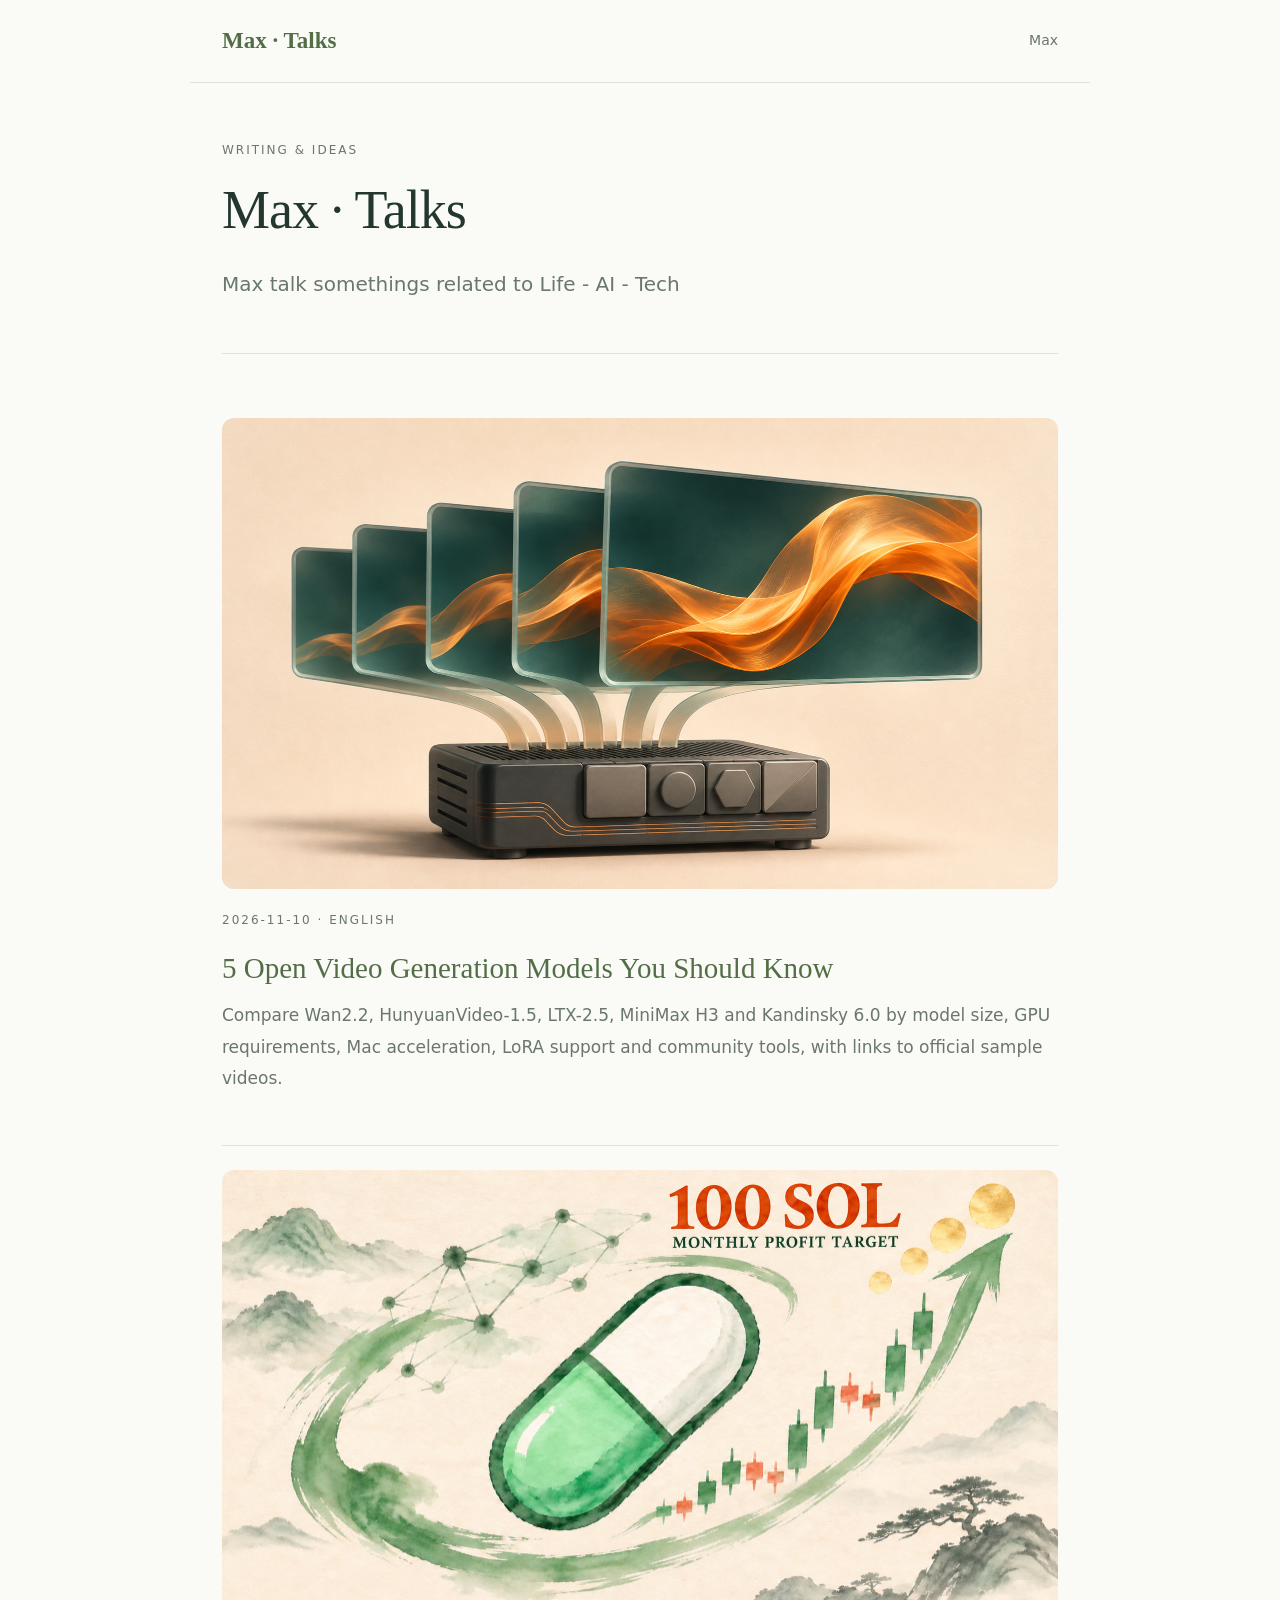
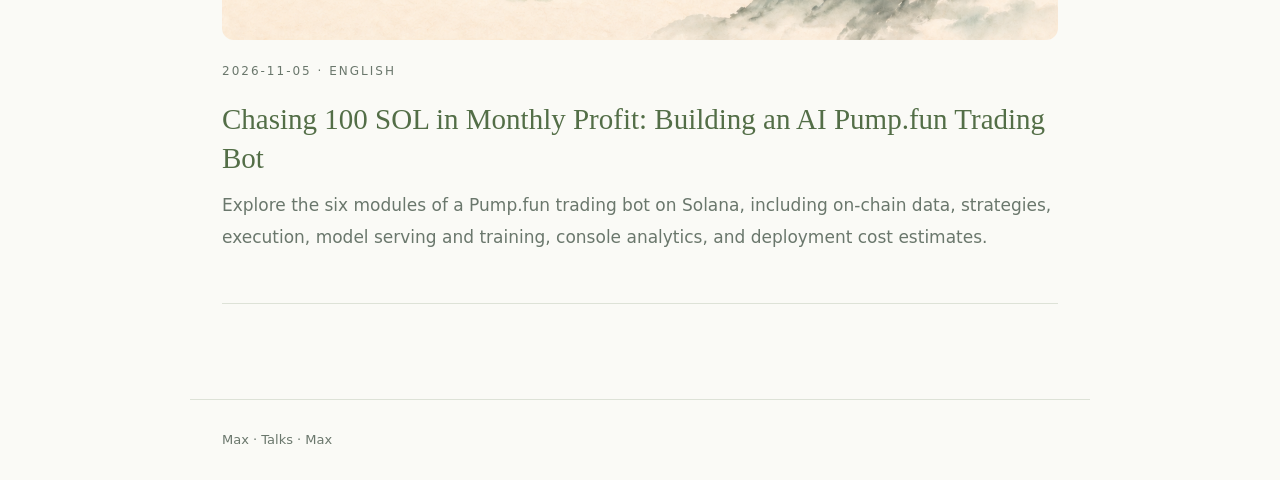
<file: site/index.html>
<!doctype html>
<html lang="zh-CN"><head><meta charset="utf-8">
<meta name="viewport" content="width=device-width,initial-scale=1">
<meta http-equiv="Content-Security-Policy" content="default-src 'none'; style-src 'self'; img-src 'self' data:; base-uri 'none'; form-action 'none'">
<title>Max · Talks</title><meta name="description" content="Max talk somethings related to Life - AI - Tech">
<meta name="author" content="Max"><link rel="canonical" href="https://maxtalks.cc/">
<meta property="og:title" content="Max · Talks"><meta property="og:description" content="Max talk somethings related to Life - AI - Tech">
<meta property="og:url" content="https://maxtalks.cc/"><meta property="og:site_name" content="Max · Talks">
<meta name="twitter:title" content="Max · Talks"><meta name="twitter:description" content="Max talk somethings related to Life - AI - Tech">
<link rel="stylesheet" href="./assets/site.css"></head>
<body><header class="site-header"><a href="./">Max · Talks</a><span>Max</span></header>
<main><header class="home-header"><p class="eyebrow">WRITING & IDEAS</p><h1>Max · Talks</h1><p class="subtitle">Max talk somethings related to Life - AI - Tech</p></header><ol class="posts"><li><a href="posts/open-video-generation-models/"><img class="post-cover" src="posts/open-video-generation-models/images/30479632dc14e1c107b7f237f151d8a15fc5a0b96b3479890de4753b54c3d957.png" alt="Five overlapping teal video frames display a flowing amber wave above a modular graphite computer on an ivory background." loading="lazy" width="1672" height="941"></a><p class="eyebrow">2026-11-10 · English</p><h2><a href="posts/open-video-generation-models/">5 Open Video Generation Models You Should Know</a></h2><p>Compare Wan2.2, HunyuanVideo-1.5, LTX-2.5, MiniMax H3 and Kandinsky 6.0 by model size, GPU requirements, Mac acceleration, LoRA support and community tools, with links to official sample videos.</p></li><li><a href="posts/pumpfun-trading-bot-architecture/"><img class="post-cover" src="posts/pumpfun-trading-bot-architecture/images/2cd561b39d786768351433db32b76b63f949eb5d97fecc5bd4317c626109992b.png" alt="Watercolor Pump.fun banner with enlarged orange-red “100 SOL” at the upper right and “MONTHLY PROFIT TARGET” beneath." loading="lazy" width="1672" height="941"></a><p class="eyebrow">2026-11-05 · English</p><h2><a href="posts/pumpfun-trading-bot-architecture/">Chasing 100 SOL in Monthly Profit: Building an AI Pump.fun Trading Bot</a></h2><p>Explore the six modules of a Pump.fun trading bot on Solana, including on-chain data, strategies, execution, model serving and training, console analytics, and deployment cost estimates.</p></li></ol></main><footer>Max · Talks · Max</footer></body></html>
</file>
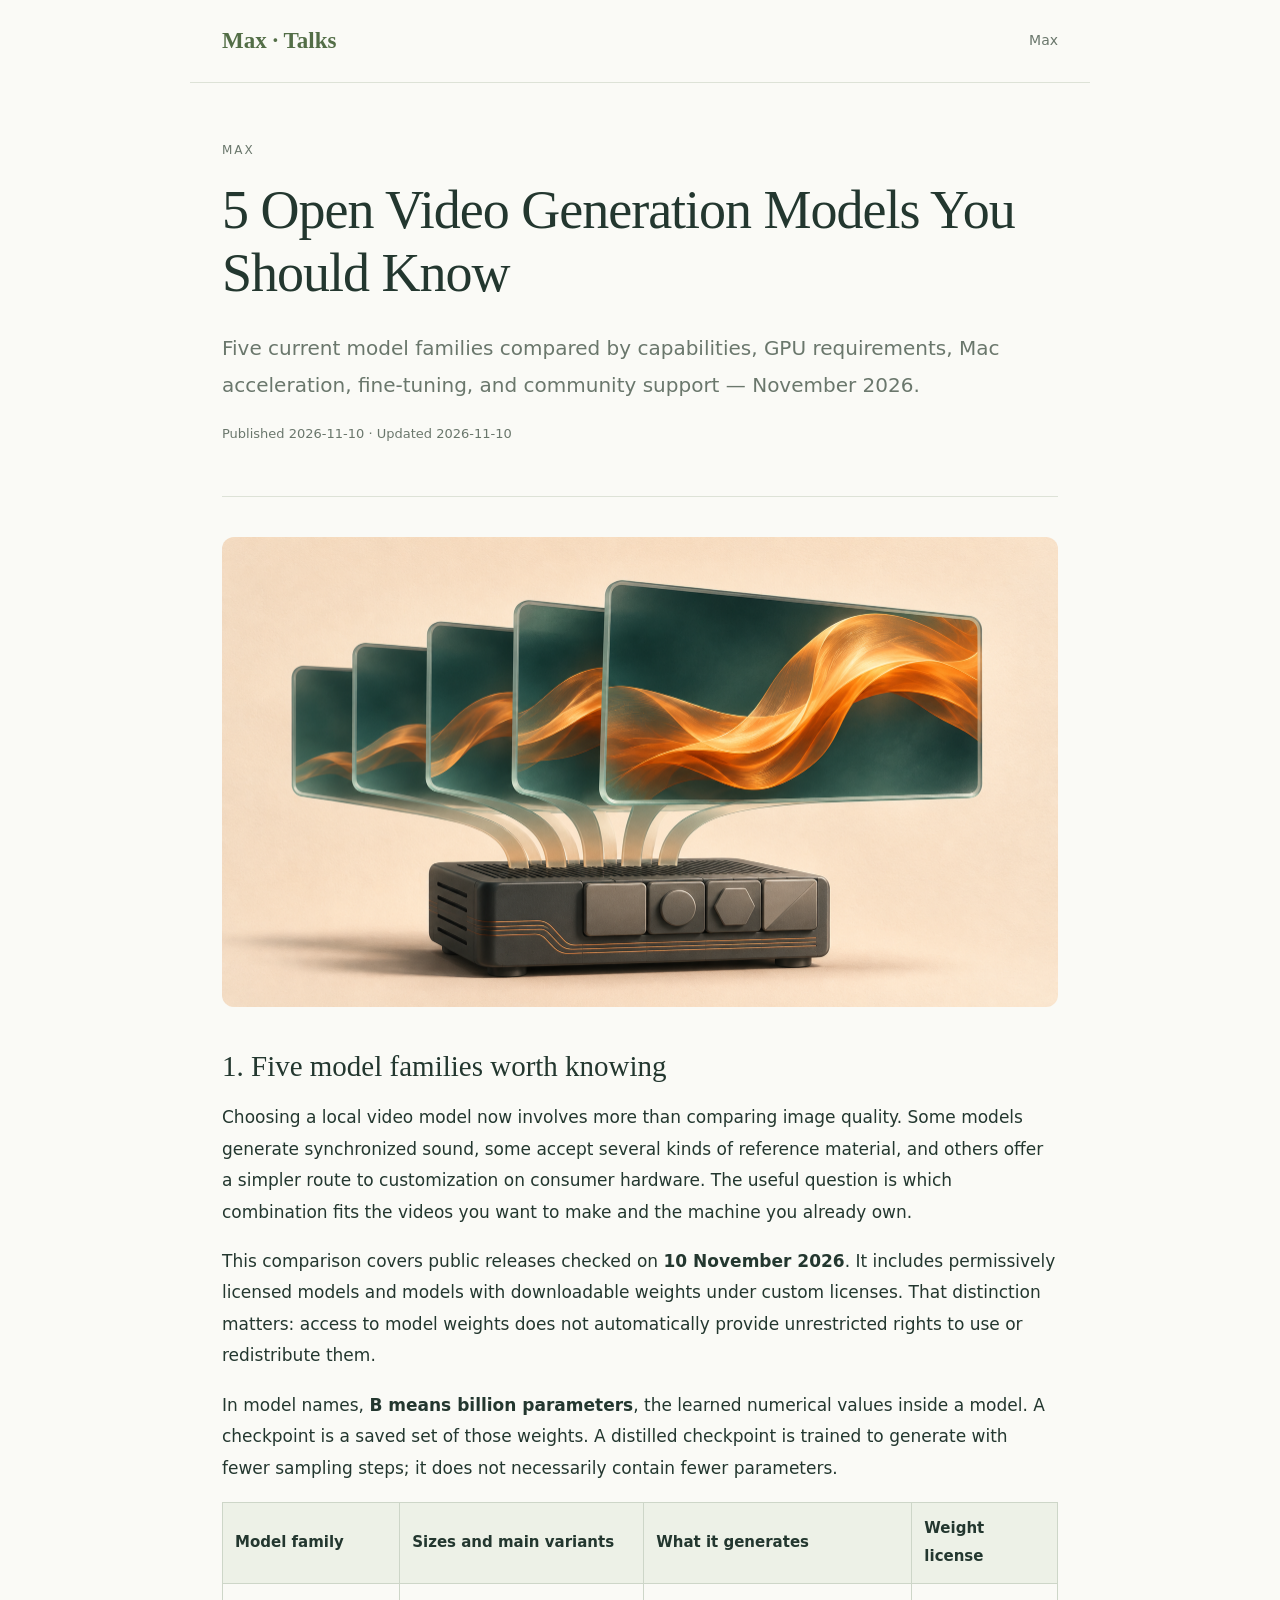
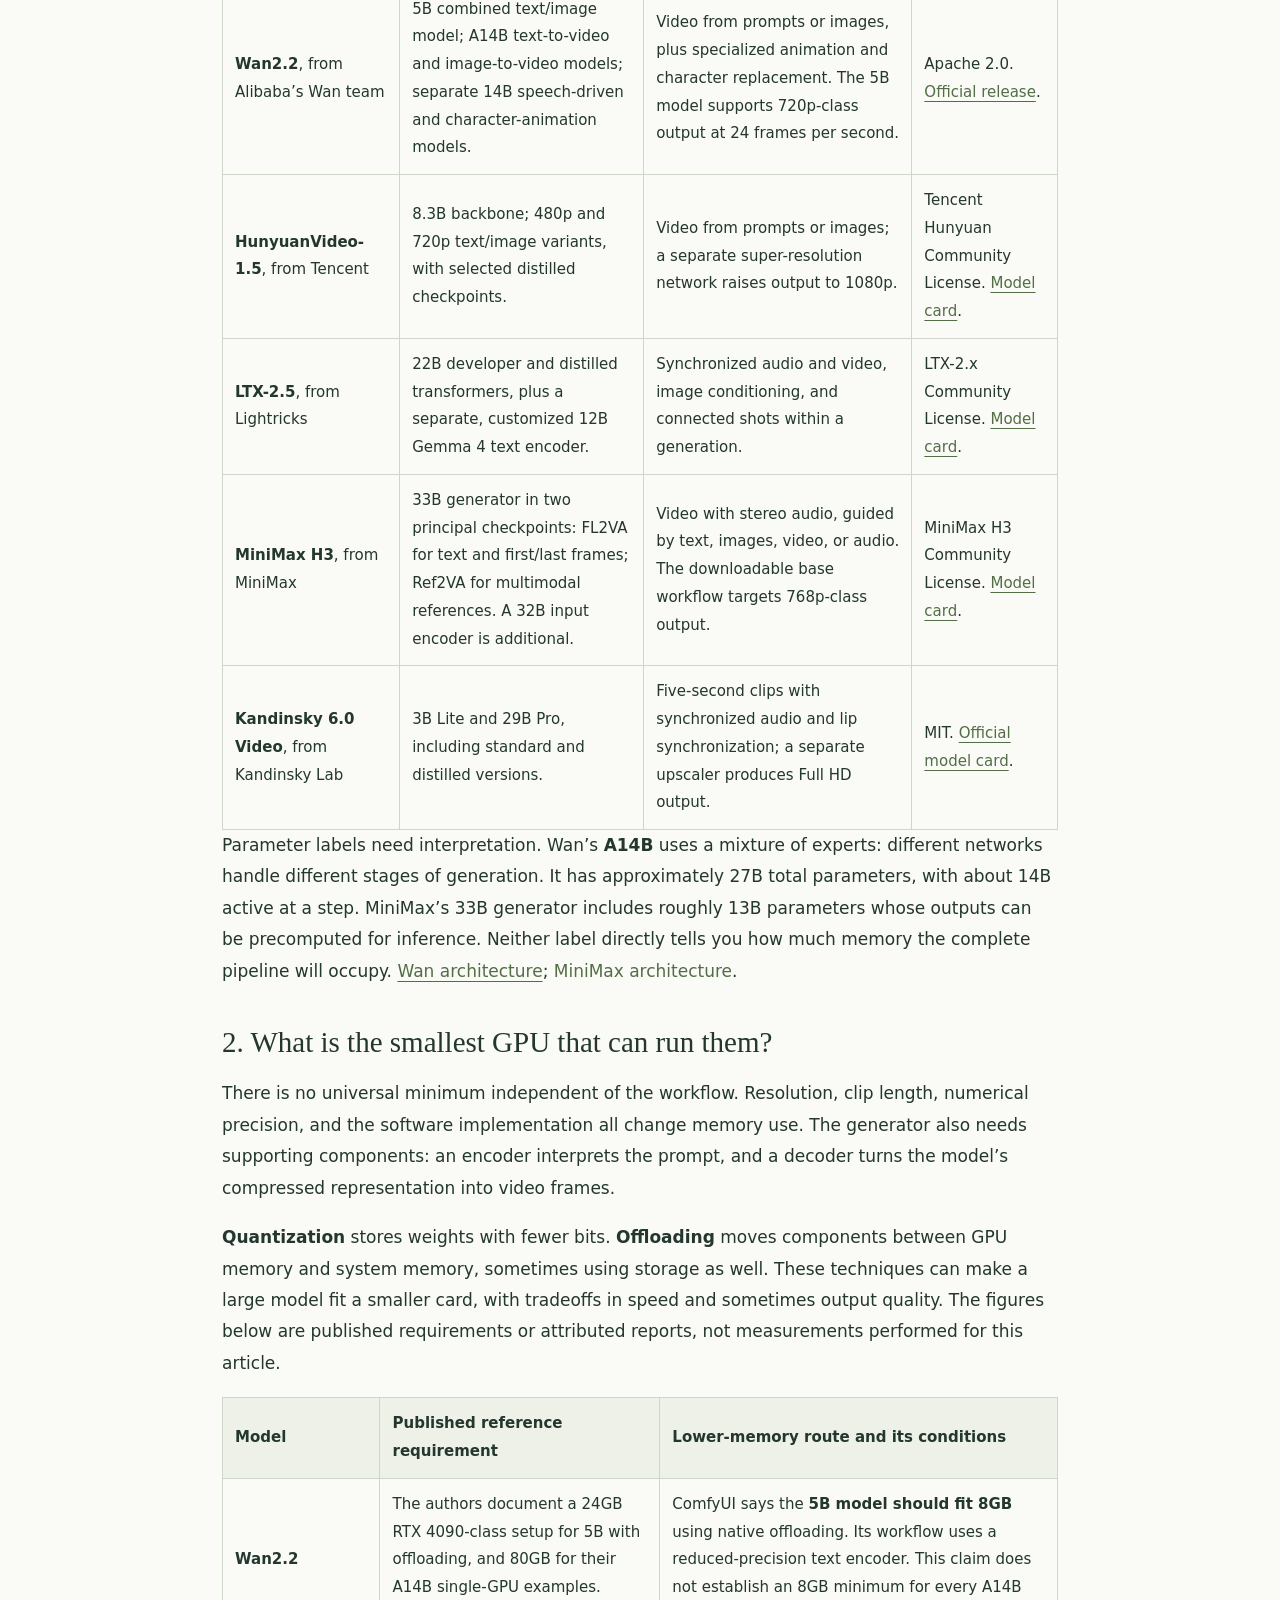
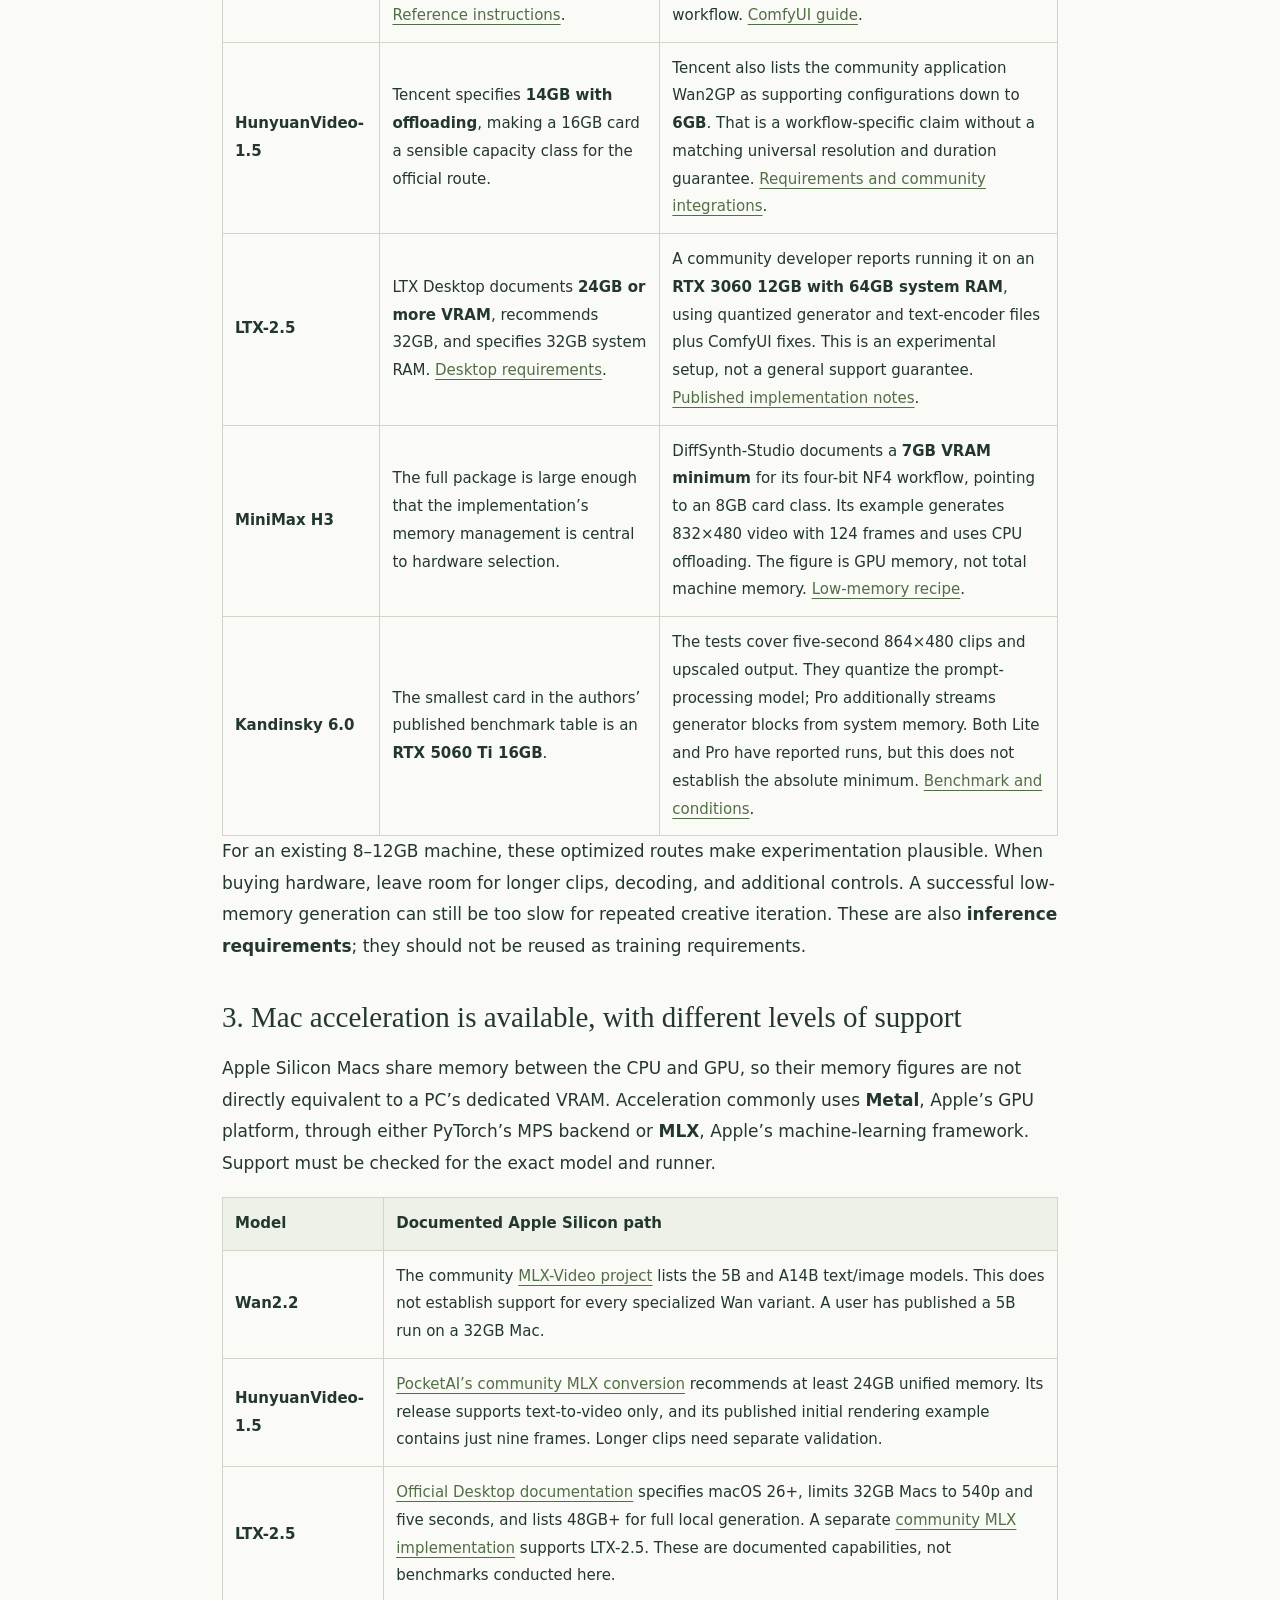
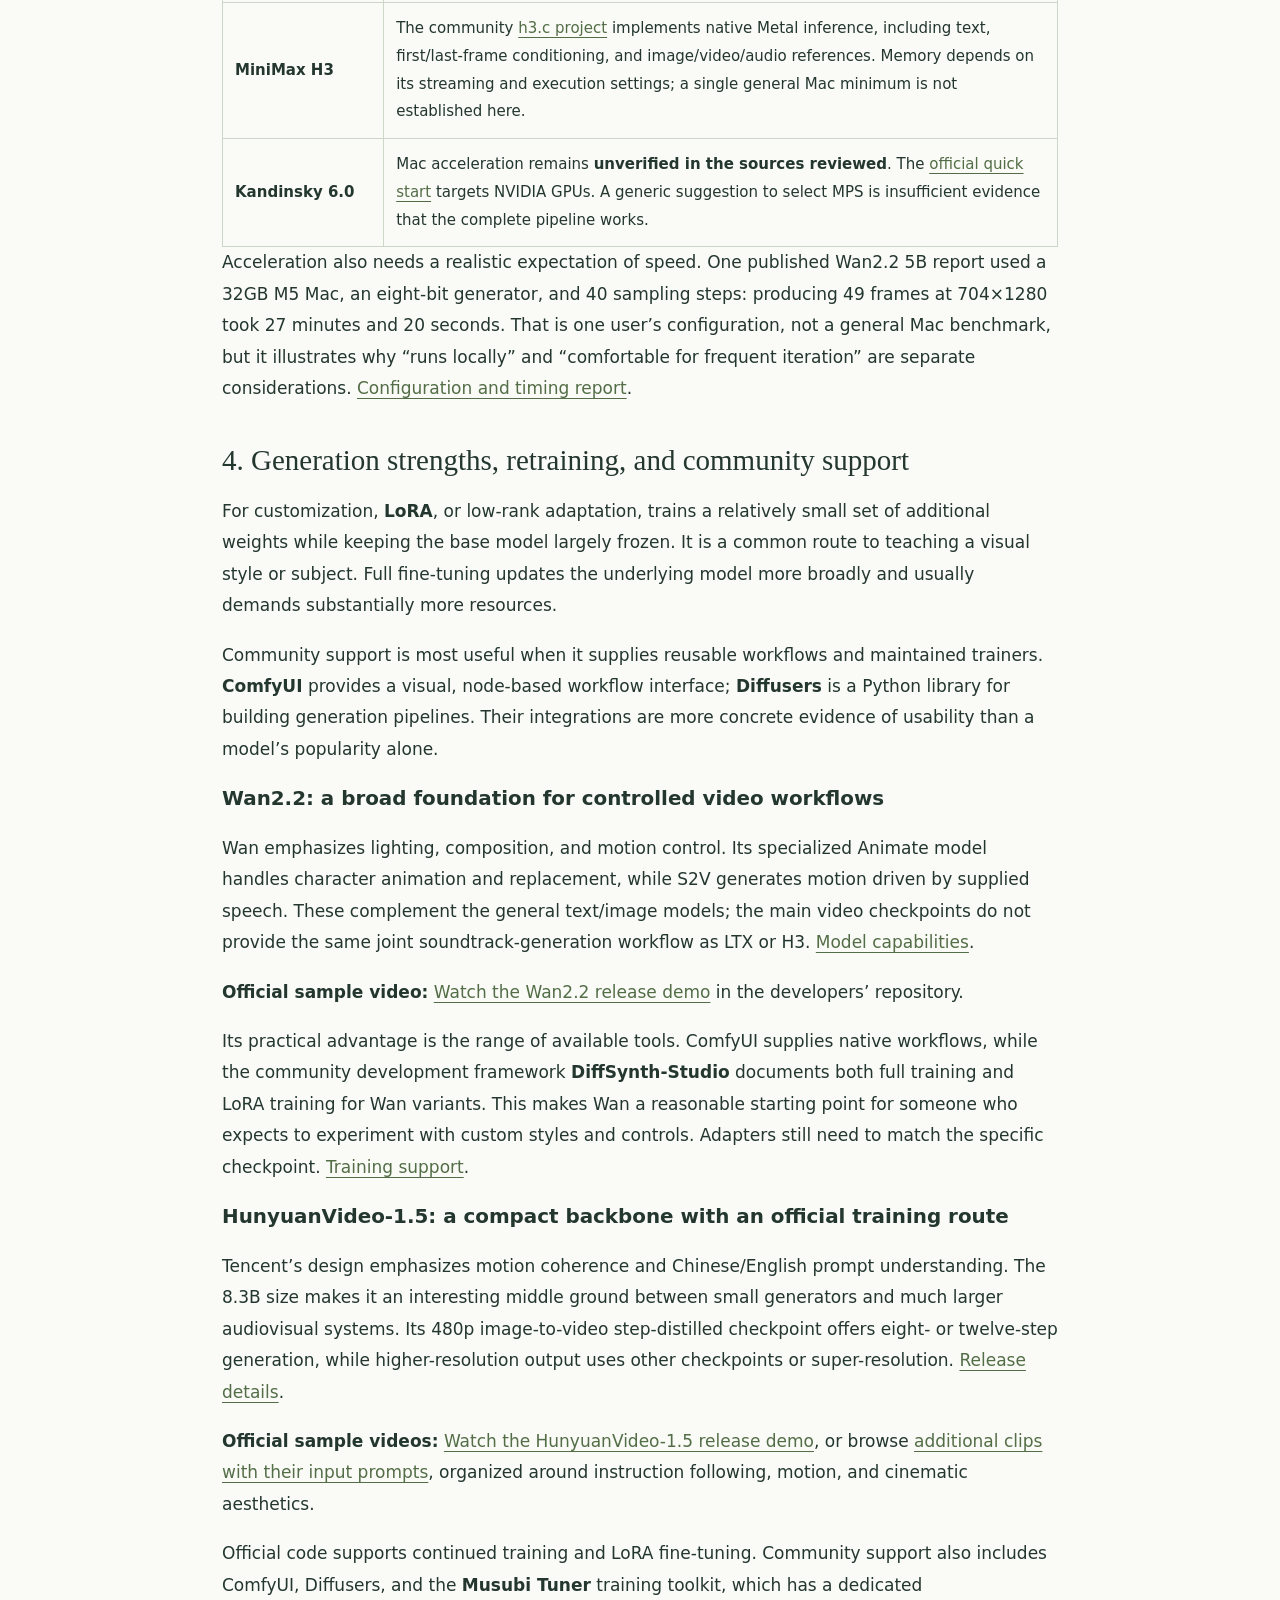
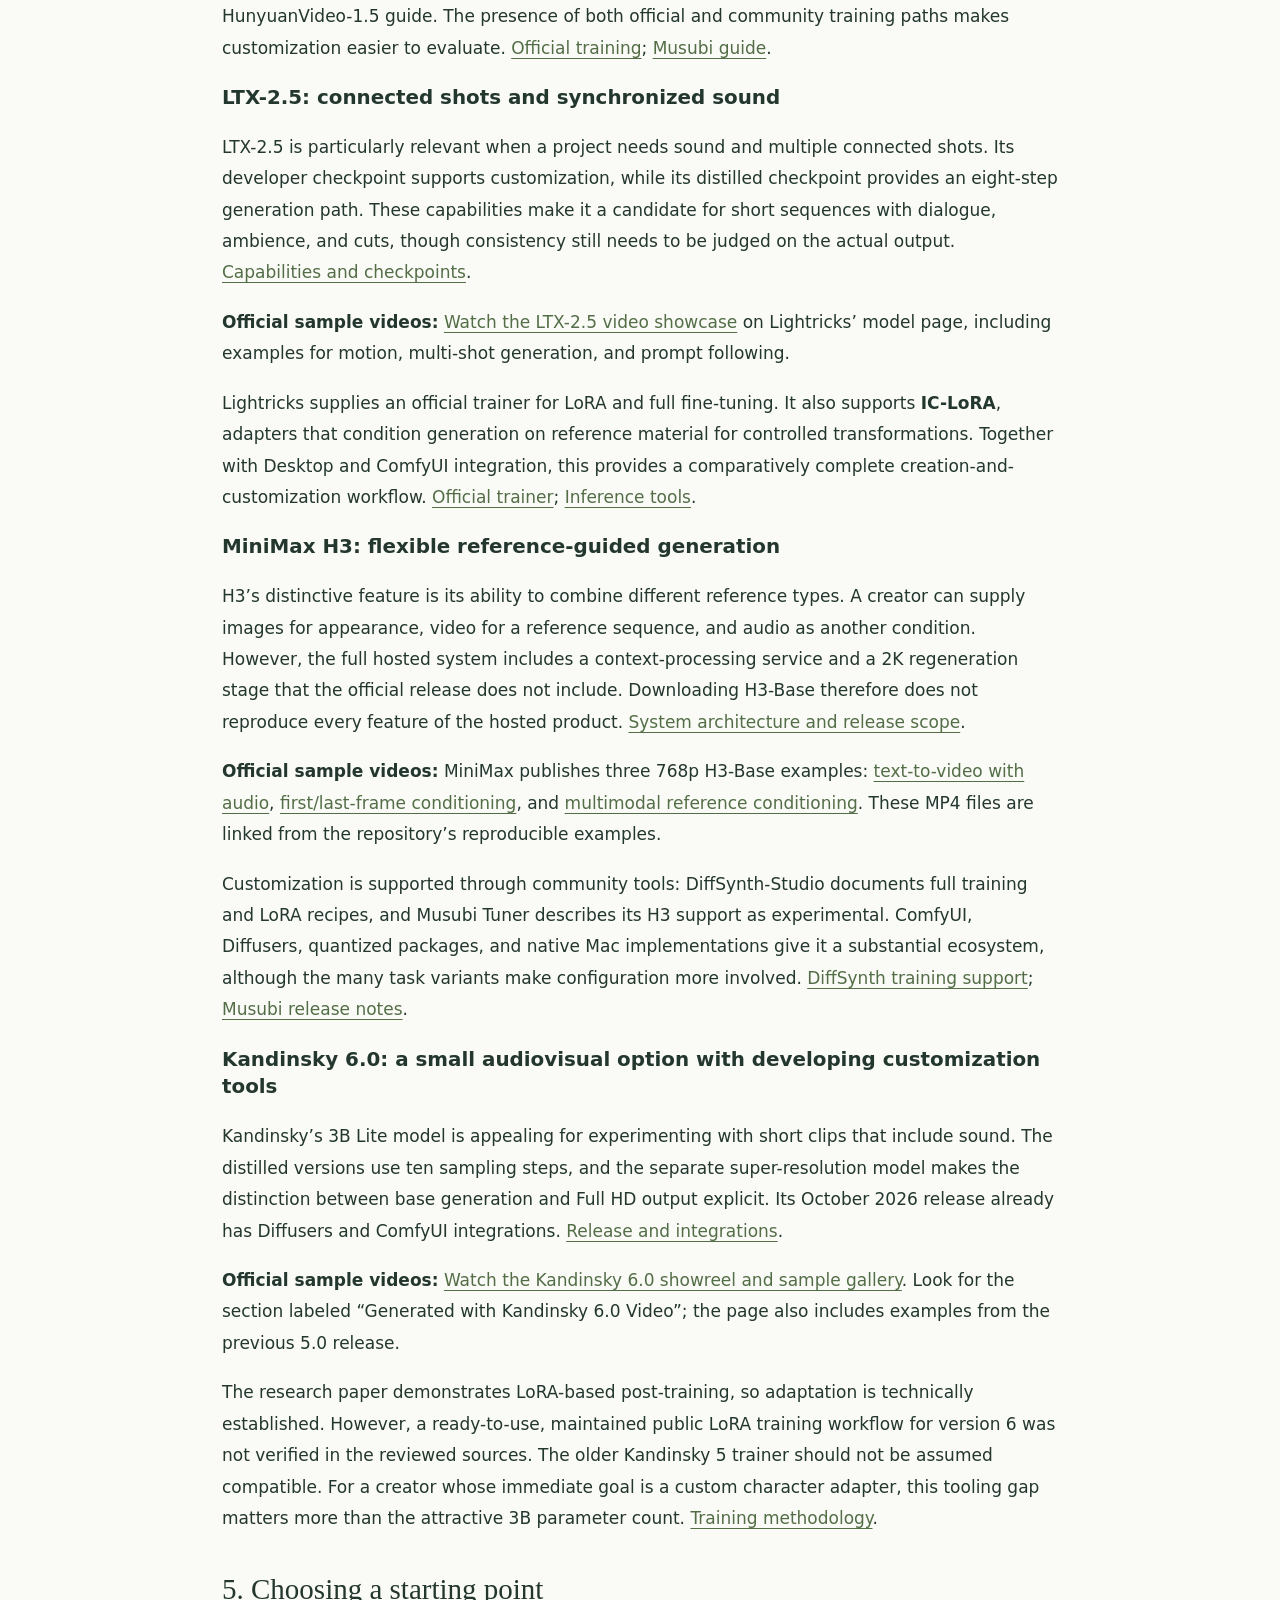
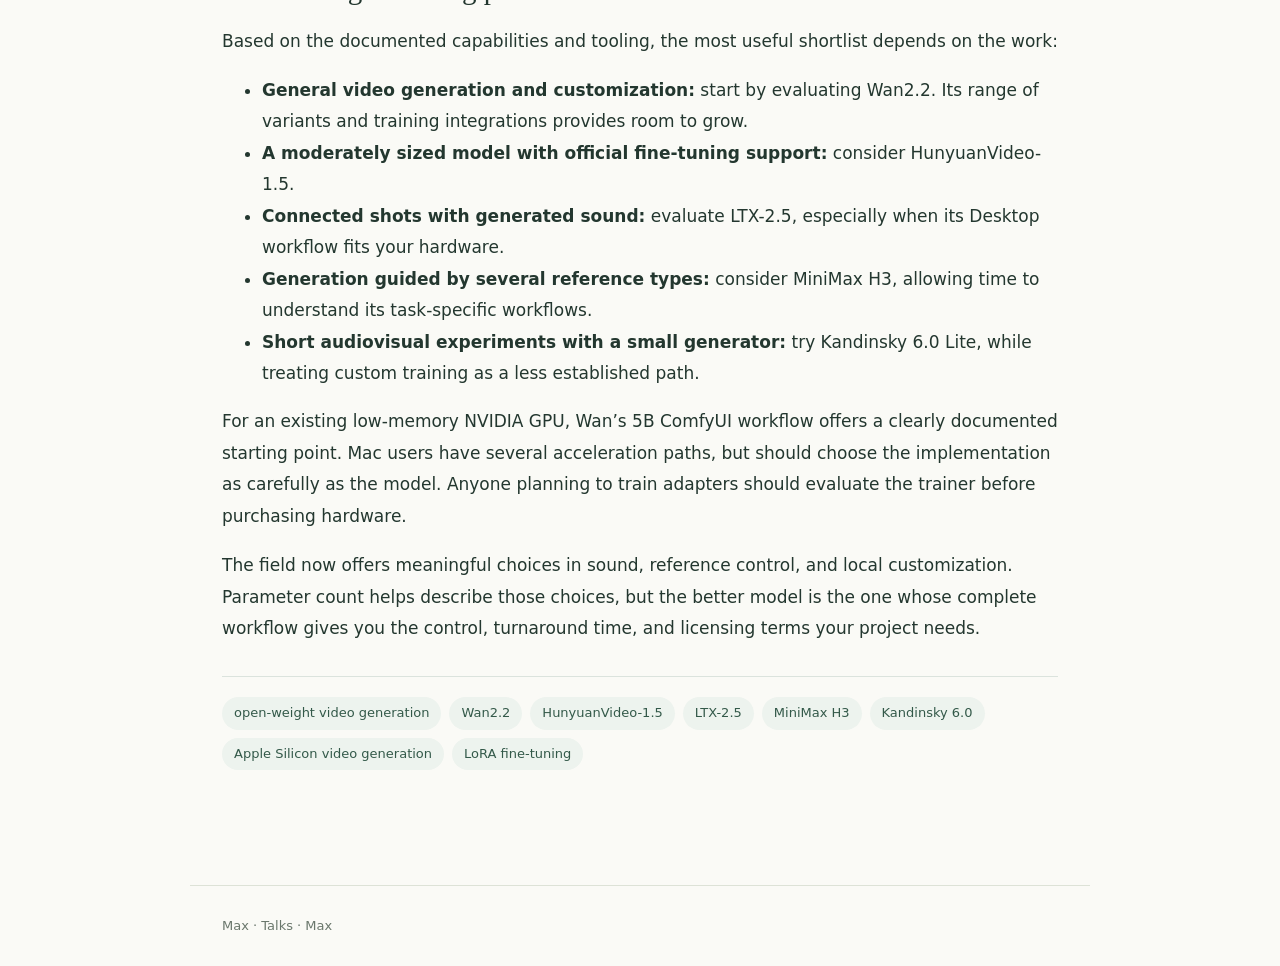
<file: site/posts/open-video-generation-models/index.html>
<!doctype html>
<html lang="en"><head><meta charset="utf-8">
<meta name="viewport" content="width=device-width,initial-scale=1">
<meta http-equiv="Content-Security-Policy" content="default-src 'none'; style-src 'self'; img-src 'self' data:; base-uri 'none'; form-action 'none'">
<title>5 Open Video Generation Models Compared: GPU, Mac and LoRA</title><meta name="description" content="Compare Wan2.2, HunyuanVideo-1.5, LTX-2.5, MiniMax H3 and Kandinsky 6.0 by model size, GPU requirements, Mac acceleration, LoRA support and community tools, with links to official sample videos.">
<meta name="author" content="Max"><link rel="canonical" href="https://maxtalks.cc/posts/open-video-generation-models/">
<meta property="og:title" content="5 Open Video Generation Models Compared: GPU, Mac and LoRA"><meta property="og:description" content="Compare Wan2.2, HunyuanVideo-1.5, LTX-2.5, MiniMax H3 and Kandinsky 6.0 by model size, GPU requirements, Mac acceleration, LoRA support and community tools, with links to official sample videos.">
<meta property="og:url" content="https://maxtalks.cc/posts/open-video-generation-models/"><meta property="og:site_name" content="Max · Talks">
<meta name="twitter:title" content="5 Open Video Generation Models Compared: GPU, Mac and LoRA"><meta name="twitter:description" content="Compare Wan2.2, HunyuanVideo-1.5, LTX-2.5, MiniMax H3 and Kandinsky 6.0 by model size, GPU requirements, Mac acceleration, LoRA support and community tools, with links to official sample videos.">
<meta property="og:type" content="article"><meta property="article:published_time" content="2026-11-10T13:56:55.240180+00:00"><meta property="article:modified_time" content="2026-11-10T13:56:55.240180+00:00"><meta property="article:tag" content="open-weight video generation"><meta property="article:tag" content="Wan2.2"><meta property="article:tag" content="HunyuanVideo-1.5"><meta property="article:tag" content="LTX-2.5"><meta property="article:tag" content="MiniMax H3"><meta property="article:tag" content="Kandinsky 6.0"><meta property="article:tag" content="Apple Silicon video generation"><meta property="article:tag" content="LoRA fine-tuning"><meta property="og:image" content="https://maxtalks.cc/posts/open-video-generation-models/images/30479632dc14e1c107b7f237f151d8a15fc5a0b96b3479890de4753b54c3d957.png"><meta name="twitter:card" content="summary_large_image"><meta name="twitter:image" content="https://maxtalks.cc/posts/open-video-generation-models/images/30479632dc14e1c107b7f237f151d8a15fc5a0b96b3479890de4753b54c3d957.png"><meta property="og:image:alt" content="Five overlapping teal video frames display a flowing amber wave above a modular graphite computer on an ivory background."><meta name="twitter:image:alt" content="Five overlapping teal video frames display a flowing amber wave above a modular graphite computer on an ivory background."><script type="application/ld+json">{"@context": "https://schema.org", "@type": "BlogPosting", "headline": "5 Open Video Generation Models Compared: GPU, Mac and LoRA", "description": "Compare Wan2.2, HunyuanVideo-1.5, LTX-2.5, MiniMax H3 and Kandinsky 6.0 by model size, GPU requirements, Mac acceleration, LoRA support and community tools, with links to official sample videos.", "url": "https://maxtalks.cc/posts/open-video-generation-models/", "mainEntityOfPage": {"@type": "WebPage", "@id": "https://maxtalks.cc/posts/open-video-generation-models/"}, "inLanguage": "en", "datePublished": "2026-11-10T13:56:55.240180+00:00", "dateModified": "2026-11-10T13:56:55.240180+00:00", "author": {"@type": "Person", "name": "Max"}, "keywords": ["open-weight video generation", "Wan2.2", "HunyuanVideo-1.5", "LTX-2.5", "MiniMax H3", "Kandinsky 6.0", "Apple Silicon video generation", "LoRA fine-tuning"], "image": ["https://maxtalks.cc/posts/open-video-generation-models/images/30479632dc14e1c107b7f237f151d8a15fc5a0b96b3479890de4753b54c3d957.png"]}</script><link rel="stylesheet" href="../../assets/site.css"></head>
<body><header class="site-header"><a href="../../">Max · Talks</a><span>Max</span></header>
<main><article><header class="article-header"><p class="eyebrow">Max</p><h1>5 Open Video Generation Models You Should Know</h1><p class="subtitle">Five current model families compared by capabilities, GPU requirements, Mac acceleration, fine-tuning, and community support — November 2026.</p><p class="dates">Published <time datetime="2026-11-10T13:56:55.240180+00:00">2026-11-10</time> · Updated <time datetime="2026-11-10T13:56:55.240180+00:00">2026-11-10</time></p></header><figure class="article-banner"><img src="images/30479632dc14e1c107b7f237f151d8a15fc5a0b96b3479890de4753b54c3d957.png" alt="Five overlapping teal video frames display a flowing amber wave above a modular graphite computer on an ivory background." width="1672" height="941" fetchpriority="high"></figure><section id="current-model-lineup"><h2>1. Five model families worth knowing</h2><p>Choosing a local video model now involves more than comparing image quality. Some models generate synchronized sound, some accept several kinds of reference material, and others offer a simpler route to customization on consumer hardware. The useful question is which combination fits the videos you want to make and the machine you already own.</p><p>This comparison covers public releases checked on <strong>10 November 2026</strong>. It includes permissively licensed models and models with downloadable weights under custom licenses. That distinction matters: access to model weights does not automatically provide unrestricted rights to use or redistribute them.</p><p>In model names, <strong>B means billion parameters</strong>, the learned numerical values inside a model. A checkpoint is a saved set of those weights. A distilled checkpoint is trained to generate with fewer sampling steps; it does not necessarily contain fewer parameters.</p><table><thead><tr><th scope="col">Model family</th><th scope="col">Sizes and main variants</th><th scope="col">What it generates</th><th scope="col">Weight license</th></tr></thead><tbody><tr><td><strong>Wan2.2</strong>, from Alibaba’s Wan team</td><td>5B combined text/image model; A14B text-to-video and image-to-video models; separate 14B speech-driven and character-animation models.</td><td>Video from prompts or images, plus specialized animation and character replacement. The 5B model supports 720p-class output at 24 frames per second.</td><td>Apache 2.0. <a href="https://github.com/Wan-Video/Wan2.2" target="_blank" rel="noopener noreferrer">Official release</a>.</td></tr><tr><td><strong>HunyuanVideo-1.5</strong>, from Tencent</td><td>8.3B backbone; 480p and 720p text/image variants, with selected distilled checkpoints.</td><td>Video from prompts or images; a separate super-resolution network raises output to 1080p.</td><td>Tencent Hunyuan Community License. <a href="https://huggingface.co/tencent/HunyuanVideo-1.5" target="_blank" rel="noopener noreferrer">Model card</a>.</td></tr><tr><td><strong>LTX-2.5</strong>, from Lightricks</td><td>22B developer and distilled transformers, plus a separate, customized 12B Gemma 4 text encoder.</td><td>Synchronized audio and video, image conditioning, and connected shots within a generation.</td><td>LTX-2.x Community License. <a href="https://huggingface.co/Lightricks/LTX-2.5" target="_blank" rel="noopener noreferrer">Model card</a>.</td></tr><tr><td><strong>MiniMax H3</strong>, from MiniMax</td><td>33B generator in two principal checkpoints: FL2VA for text and first/last frames; Ref2VA for multimodal references. A 32B input encoder is additional.</td><td>Video with stereo audio, guided by text, images, video, or audio. The downloadable base workflow targets 768p-class output.</td><td>MiniMax H3 Community License. <a href="https://huggingface.co/MiniMaxAI/MiniMax-H3" target="_blank" rel="noopener noreferrer">Model card</a>.</td></tr><tr><td><strong>Kandinsky 6.0 Video</strong>, from Kandinsky Lab</td><td>3B Lite and 29B Pro, including standard and distilled versions.</td><td>Five-second clips with synchronized audio and lip synchronization; a separate upscaler produces Full HD output.</td><td>MIT. <a href="https://huggingface.co/kandinskylab/Kandinsky-6.0-Lite-distill-5s-Diffusers" target="_blank" rel="noopener noreferrer">Official model card</a>.</td></tr></tbody></table><p>Parameter labels need interpretation. Wan’s <strong>A14B</strong> uses a mixture of experts: different networks handle different stages of generation. It has approximately 27B total parameters, with about 14B active at a step. MiniMax’s 33B generator includes roughly 13B parameters whose outputs can be precomputed for inference. Neither label directly tells you how much memory the complete pipeline will occupy. <a href="https://github.com/Wan-Video/Wan2.2#introduction-of-wan22" target="_blank" rel="noopener noreferrer">Wan architecture</a>; <a>MiniMax architecture</a>.</p></section><section id="gpu-requirements"><h2>2. What is the smallest GPU that can run them?</h2><p>There is no universal minimum independent of the workflow. Resolution, clip length, numerical precision, and the software implementation all change memory use. The generator also needs supporting components: an encoder interprets the prompt, and a decoder turns the model’s compressed representation into video frames.</p><p><strong>Quantization</strong> stores weights with fewer bits. <strong>Offloading</strong> moves components between GPU memory and system memory, sometimes using storage as well. These techniques can make a large model fit a smaller card, with tradeoffs in speed and sometimes output quality. The figures below are published requirements or attributed reports, not measurements performed for this article.</p><table><thead><tr><th scope="col">Model</th><th scope="col">Published reference requirement</th><th scope="col">Lower-memory route and its conditions</th></tr></thead><tbody><tr><td><strong>Wan2.2</strong></td><td>The authors document a 24GB RTX 4090-class setup for 5B with offloading, and 80GB for their A14B single-GPU examples. <a href="https://github.com/Wan-Video/Wan2.2" target="_blank" rel="noopener noreferrer">Reference instructions</a>.</td><td>ComfyUI says the <strong>5B model should fit 8GB</strong> using native offloading. Its workflow uses a reduced-precision text encoder. This claim does not establish an 8GB minimum for every A14B workflow. <a href="https://docs.comfy.org/tutorials/video/wan/wan2_2" target="_blank" rel="noopener noreferrer">ComfyUI guide</a>.</td></tr><tr><td><strong>HunyuanVideo-1.5</strong></td><td>Tencent specifies <strong>14GB with offloading</strong>, making a 16GB card a sensible capacity class for the official route.</td><td>Tencent also lists the community application Wan2GP as supporting configurations down to <strong>6GB</strong>. That is a workflow-specific claim without a matching universal resolution and duration guarantee. <a href="https://github.com/Tencent-Hunyuan/HunyuanVideo-1.5" target="_blank" rel="noopener noreferrer">Requirements and community integrations</a>.</td></tr><tr><td><strong>LTX-2.5</strong></td><td>LTX Desktop documents <strong>24GB or more VRAM</strong>, recommends 32GB, and specifies 32GB system RAM. <a href="https://github.com/Lightricks/LTX-Desktop/blob/main/docs/setup-and-settings.md" target="_blank" rel="noopener noreferrer">Desktop requirements</a>.</td><td>A community developer reports running it on an <strong>RTX 3060 12GB with 64GB system RAM</strong>, using quantized generator and text-encoder files plus ComfyUI fixes. This is an experimental setup, not a general support guarantee. <a href="https://github.com/AMXELA-Official/ltx25-minimax-h3-12gb-vram-comfyui" target="_blank" rel="noopener noreferrer">Published implementation notes</a>.</td></tr><tr><td><strong>MiniMax H3</strong></td><td>The full package is large enough that the implementation’s memory management is central to hardware selection.</td><td>DiffSynth-Studio documents a <strong>7GB VRAM minimum</strong> for its four-bit NF4 workflow, pointing to an 8GB card class. Its example generates 832×480 video with 124 frames and uses CPU offloading. The figure is GPU memory, not total machine memory. <a href="https://github.com/modelscope/DiffSynth-Studio/blob/main/docs/en/Model_Details/MiniMax-H3.md" target="_blank" rel="noopener noreferrer">Low-memory recipe</a>.</td></tr><tr><td><strong>Kandinsky 6.0</strong></td><td>The smallest card in the authors’ published benchmark table is an <strong>RTX 5060 Ti 16GB</strong>.</td><td>The tests cover five-second 864×480 clips and upscaled output. They quantize the prompt-processing model; Pro additionally streams generator blocks from system memory. Both Lite and Pro have reported runs, but this does not establish the absolute minimum. <a href="https://github.com/kandinskylab/kandinsky-6" target="_blank" rel="noopener noreferrer">Benchmark and conditions</a>.</td></tr></tbody></table><p>For an existing 8–12GB machine, these optimized routes make experimentation plausible. When buying hardware, leave room for longer clips, decoding, and additional controls. A successful low-memory generation can still be too slow for repeated creative iteration. These are also <strong>inference requirements</strong>; they should not be reused as training requirements.</p></section><section id="apple-silicon-support"><h2>3. Mac acceleration is available, with different levels of support</h2><p>Apple Silicon Macs share memory between the CPU and GPU, so their memory figures are not directly equivalent to a PC’s dedicated VRAM. Acceleration commonly uses <strong>Metal</strong>, Apple’s GPU platform, through either PyTorch’s MPS backend or <strong>MLX</strong>, Apple’s machine-learning framework. Support must be checked for the exact model and runner.</p><table><thead><tr><th scope="col">Model</th><th scope="col">Documented Apple Silicon path</th></tr></thead><tbody><tr><td><strong>Wan2.2</strong></td><td>The community <a href="https://github.com/Blaizzy/mlx-video" target="_blank" rel="noopener noreferrer">MLX-Video project</a> lists the 5B and A14B text/image models. This does not establish support for every specialized Wan variant. A user has published a 5B run on a 32GB Mac.</td></tr><tr><td><strong>HunyuanVideo-1.5</strong></td><td><a href="https://huggingface.co/PocketAiHub/HunyuanVideo-1.5-Distilled-MLX" target="_blank" rel="noopener noreferrer">PocketAI’s community MLX conversion</a> recommends at least 24GB unified memory. Its release supports text-to-video only, and its published initial rendering example contains just nine frames. Longer clips need separate validation.</td></tr><tr><td><strong>LTX-2.5</strong></td><td><a href="https://github.com/Lightricks/LTX-Desktop/blob/main/docs/setup-and-settings.md" target="_blank" rel="noopener noreferrer">Official Desktop documentation</a> specifies macOS 26+, limits 32GB Macs to 540p and five seconds, and lists 48GB+ for full local generation. A separate <a href="https://github.com/dgrauet/ltx-2-mlx" target="_blank" rel="noopener noreferrer">community MLX implementation</a> supports LTX-2.5. These are documented capabilities, not benchmarks conducted here.</td></tr><tr><td><strong>MiniMax H3</strong></td><td>The community <a href="https://github.com/antirez/h3.c" target="_blank" rel="noopener noreferrer">h3.c project</a> implements native Metal inference, including text, first/last-frame conditioning, and image/video/audio references. Memory depends on its streaming and execution settings; a single general Mac minimum is not established here.</td></tr><tr><td><strong>Kandinsky 6.0</strong></td><td>Mac acceleration remains <strong>unverified in the sources reviewed</strong>. The <a href="https://github.com/kandinskylab/kandinsky-6/blob/main/docs/quickstart/quick_start.md" target="_blank" rel="noopener noreferrer">official quick start</a> targets NVIDIA GPUs. A generic suggestion to select MPS is insufficient evidence that the complete pipeline works.</td></tr></tbody></table><p>Acceleration also needs a realistic expectation of speed. One published Wan2.2 5B report used a 32GB M5 Mac, an eight-bit generator, and 40 sampling steps: producing 49 frames at 704×1280 took 27 minutes and 20 seconds. That is one user’s configuration, not a general Mac benchmark, but it illustrates why “runs locally” and “comfortable for frequent iteration” are separate considerations. <a href="https://github.com/Blizaine/Maestro/issues/149" target="_blank" rel="noopener noreferrer">Configuration and timing report</a>.</p></section><section id="generation-training-community"><h2>4. Generation strengths, retraining, and community support</h2><p>For customization, <strong>LoRA</strong>, or low-rank adaptation, trains a relatively small set of additional weights while keeping the base model largely frozen. It is a common route to teaching a visual style or subject. Full fine-tuning updates the underlying model more broadly and usually demands substantially more resources.</p><p>Community support is most useful when it supplies reusable workflows and maintained trainers. <strong>ComfyUI</strong> provides a visual, node-based workflow interface; <strong>Diffusers</strong> is a Python library for building generation pipelines. Their integrations are more concrete evidence of usability than a model’s popularity alone.</p><h3>Wan2.2: a broad foundation for controlled video workflows</h3><p>Wan emphasizes lighting, composition, and motion control. Its specialized Animate model handles character animation and replacement, while S2V generates motion driven by supplied speech. These complement the general text/image models; the main video checkpoints do not provide the same joint soundtrack-generation workflow as LTX or H3. <a href="https://github.com/Wan-Video/Wan2.2" target="_blank" rel="noopener noreferrer">Model capabilities</a>.</p><p><strong>Official sample video:</strong> <a href="https://github.com/Wan-Video/Wan2.2#video-demos" target="_blank" rel="noopener noreferrer">Watch the Wan2.2 release demo</a> in the developers’ repository.</p><p>Its practical advantage is the range of available tools. ComfyUI supplies native workflows, while the community development framework <strong>DiffSynth-Studio</strong> documents both full training and LoRA training for Wan variants. This makes Wan a reasonable starting point for someone who expects to experiment with custom styles and controls. Adapters still need to match the specific checkpoint. <a href="https://github.com/modelscope/DiffSynth-Studio/blob/main/docs/en/Model_Details/Wan.md" target="_blank" rel="noopener noreferrer">Training support</a>.</p><h3>HunyuanVideo-1.5: a compact backbone with an official training route</h3><p>Tencent’s design emphasizes motion coherence and Chinese/English prompt understanding. The 8.3B size makes it an interesting middle ground between small generators and much larger audiovisual systems. Its 480p image-to-video step-distilled checkpoint offers eight- or twelve-step generation, while higher-resolution output uses other checkpoints or super-resolution. <a href="https://huggingface.co/tencent/HunyuanVideo-1.5" target="_blank" rel="noopener noreferrer">Release details</a>.</p><p><strong>Official sample videos:</strong> <a href="https://github.com/Tencent-Hunyuan/HunyuanVideo-1.5#-demo" target="_blank" rel="noopener noreferrer">Watch the HunyuanVideo-1.5 release demo</a>, or browse <a href="https://github.com/Tencent-Hunyuan/HunyuanVideo-1.5#-more-examples" target="_blank" rel="noopener noreferrer">additional clips with their input prompts</a>, organized around instruction following, motion, and cinematic aesthetics.</p><p>Official code supports continued training and LoRA fine-tuning. Community support also includes ComfyUI, Diffusers, and the <strong>Musubi Tuner</strong> training toolkit, which has a dedicated HunyuanVideo-1.5 guide. The presence of both official and community training paths makes customization easier to evaluate. <a href="https://github.com/Tencent-Hunyuan/HunyuanVideo-1.5#-training" target="_blank" rel="noopener noreferrer">Official training</a>; <a href="https://github.com/kohya-ss/musubi-tuner/blob/main/docs/hunyuan_video_1_5.md" target="_blank" rel="noopener noreferrer">Musubi guide</a>.</p><h3>LTX-2.5: connected shots and synchronized sound</h3><p>LTX-2.5 is particularly relevant when a project needs sound and multiple connected shots. Its developer checkpoint supports customization, while its distilled checkpoint provides an eight-step generation path. These capabilities make it a candidate for short sequences with dialogue, ambience, and cuts, though consistency still needs to be judged on the actual output. <a href="https://huggingface.co/Lightricks/LTX-2.5" target="_blank" rel="noopener noreferrer">Capabilities and checkpoints</a>.</p><p><strong>Official sample videos:</strong> <a href="https://ltx.io/model/ltx-2-5" target="_blank" rel="noopener noreferrer">Watch the LTX-2.5 video showcase</a> on Lightricks’ model page, including examples for motion, multi-shot generation, and prompt following.</p><p>Lightricks supplies an official trainer for LoRA and full fine-tuning. It also supports <strong>IC-LoRA</strong>, adapters that condition generation on reference material for controlled transformations. Together with Desktop and ComfyUI integration, this provides a comparatively complete creation-and-customization workflow. <a href="https://github.com/Lightricks/LTX-2/blob/main/packages/ltx-trainer/README.md" target="_blank" rel="noopener noreferrer">Official trainer</a>; <a href="https://github.com/Lightricks/LTX-2" target="_blank" rel="noopener noreferrer">Inference tools</a>.</p><h3>MiniMax H3: flexible reference-guided generation</h3><p>H3’s distinctive feature is its ability to combine different reference types. A creator can supply images for appearance, video for a reference sequence, and audio as another condition. However, the full hosted system includes a context-processing service and a 2K regeneration stage that the official release does not include. Downloading H3-Base therefore does not reproduce every feature of the hosted product. <a href="https://github.com/MiniMax-AI/MiniMax-H3" target="_blank" rel="noopener noreferrer">System architecture and release scope</a>.</p><p><strong>Official sample videos:</strong> MiniMax publishes three 768p H3-Base examples: <a href="https://github.com/MiniMax-AI/MiniMax-H3/blob/main/assets/t2va.mp4" target="_blank" rel="noopener noreferrer">text-to-video with audio</a>, <a href="https://github.com/MiniMax-AI/MiniMax-H3/blob/main/assets/fl2va.mp4" target="_blank" rel="noopener noreferrer">first/last-frame conditioning</a>, and <a href="https://github.com/MiniMax-AI/MiniMax-H3/blob/main/assets/ref2va.mp4" target="_blank" rel="noopener noreferrer">multimodal reference conditioning</a>. These MP4 files are linked from the repository’s reproducible examples.</p><p>Customization is supported through community tools: DiffSynth-Studio documents full training and LoRA recipes, and Musubi Tuner describes its H3 support as experimental. ComfyUI, Diffusers, quantized packages, and native Mac implementations give it a substantial ecosystem, although the many task variants make configuration more involved. <a href="https://github.com/modelscope/DiffSynth-Studio/blob/main/docs/en/Model_Details/MiniMax-H3.md" target="_blank" rel="noopener noreferrer">DiffSynth training support</a>; <a href="https://github.com/kohya-ss/musubi-tuner/releases" target="_blank" rel="noopener noreferrer">Musubi release notes</a>.</p><h3>Kandinsky 6.0: a small audiovisual option with developing customization tools</h3><p>Kandinsky’s 3B Lite model is appealing for experimenting with short clips that include sound. The distilled versions use ten sampling steps, and the separate super-resolution model makes the distinction between base generation and Full HD output explicit. Its October 2026 release already has Diffusers and ComfyUI integrations. <a href="https://github.com/kandinskylab/kandinsky-6" target="_blank" rel="noopener noreferrer">Release and integrations</a>.</p><p><strong>Official sample videos:</strong> <a href="https://kandinskylab.ai/models/video/" target="_blank" rel="noopener noreferrer">Watch the Kandinsky 6.0 showreel and sample gallery</a>. Look for the section labeled “Generated with Kandinsky 6.0 Video”; the page also includes examples from the previous 5.0 release.</p><p>The research paper demonstrates LoRA-based post-training, so adaptation is technically established. However, a ready-to-use, maintained public LoRA training workflow for version 6 was not verified in the reviewed sources. The older Kandinsky 5 trainer should not be assumed compatible. For a creator whose immediate goal is a custom character adapter, this tooling gap matters more than the attractive 3B parameter count. <a href="https://arxiv.org/html/2610.05608v1" target="_blank" rel="noopener noreferrer">Training methodology</a>.</p></section><section id="selection-summary"><h2>5. Choosing a starting point</h2><p>Based on the documented capabilities and tooling, the most useful shortlist depends on the work:</p><ul><li><strong>General video generation and customization:</strong> start by evaluating Wan2.2. Its range of variants and training integrations provides room to grow.</li><li><strong>A moderately sized model with official fine-tuning support:</strong> consider HunyuanVideo-1.5.</li><li><strong>Connected shots with generated sound:</strong> evaluate LTX-2.5, especially when its Desktop workflow fits your hardware.</li><li><strong>Generation guided by several reference types:</strong> consider MiniMax H3, allowing time to understand its task-specific workflows.</li><li><strong>Short audiovisual experiments with a small generator:</strong> try Kandinsky 6.0 Lite, while treating custom training as a less established path.</li></ul><p>For an existing low-memory NVIDIA GPU, Wan’s 5B ComfyUI workflow offers a clearly documented starting point. Mac users have several acceleration paths, but should choose the implementation as carefully as the model. Anyone planning to train adapters should evaluate the trainer before purchasing hardware.</p><p>The field now offers meaningful choices in sound, reference control, and local customization. Parameter count helps describe those choices, but the better model is the one whose complete workflow gives you the control, turnaround time, and licensing terms your project needs.</p></section></article><ul class="article-topics" aria-label="Topics"><li>open-weight video generation</li><li>Wan2.2</li><li>HunyuanVideo-1.5</li><li>LTX-2.5</li><li>MiniMax H3</li><li>Kandinsky 6.0</li><li>Apple Silicon video generation</li><li>LoRA fine-tuning</li></ul></main><footer>Max · Talks · Max</footer></body></html>
</file>
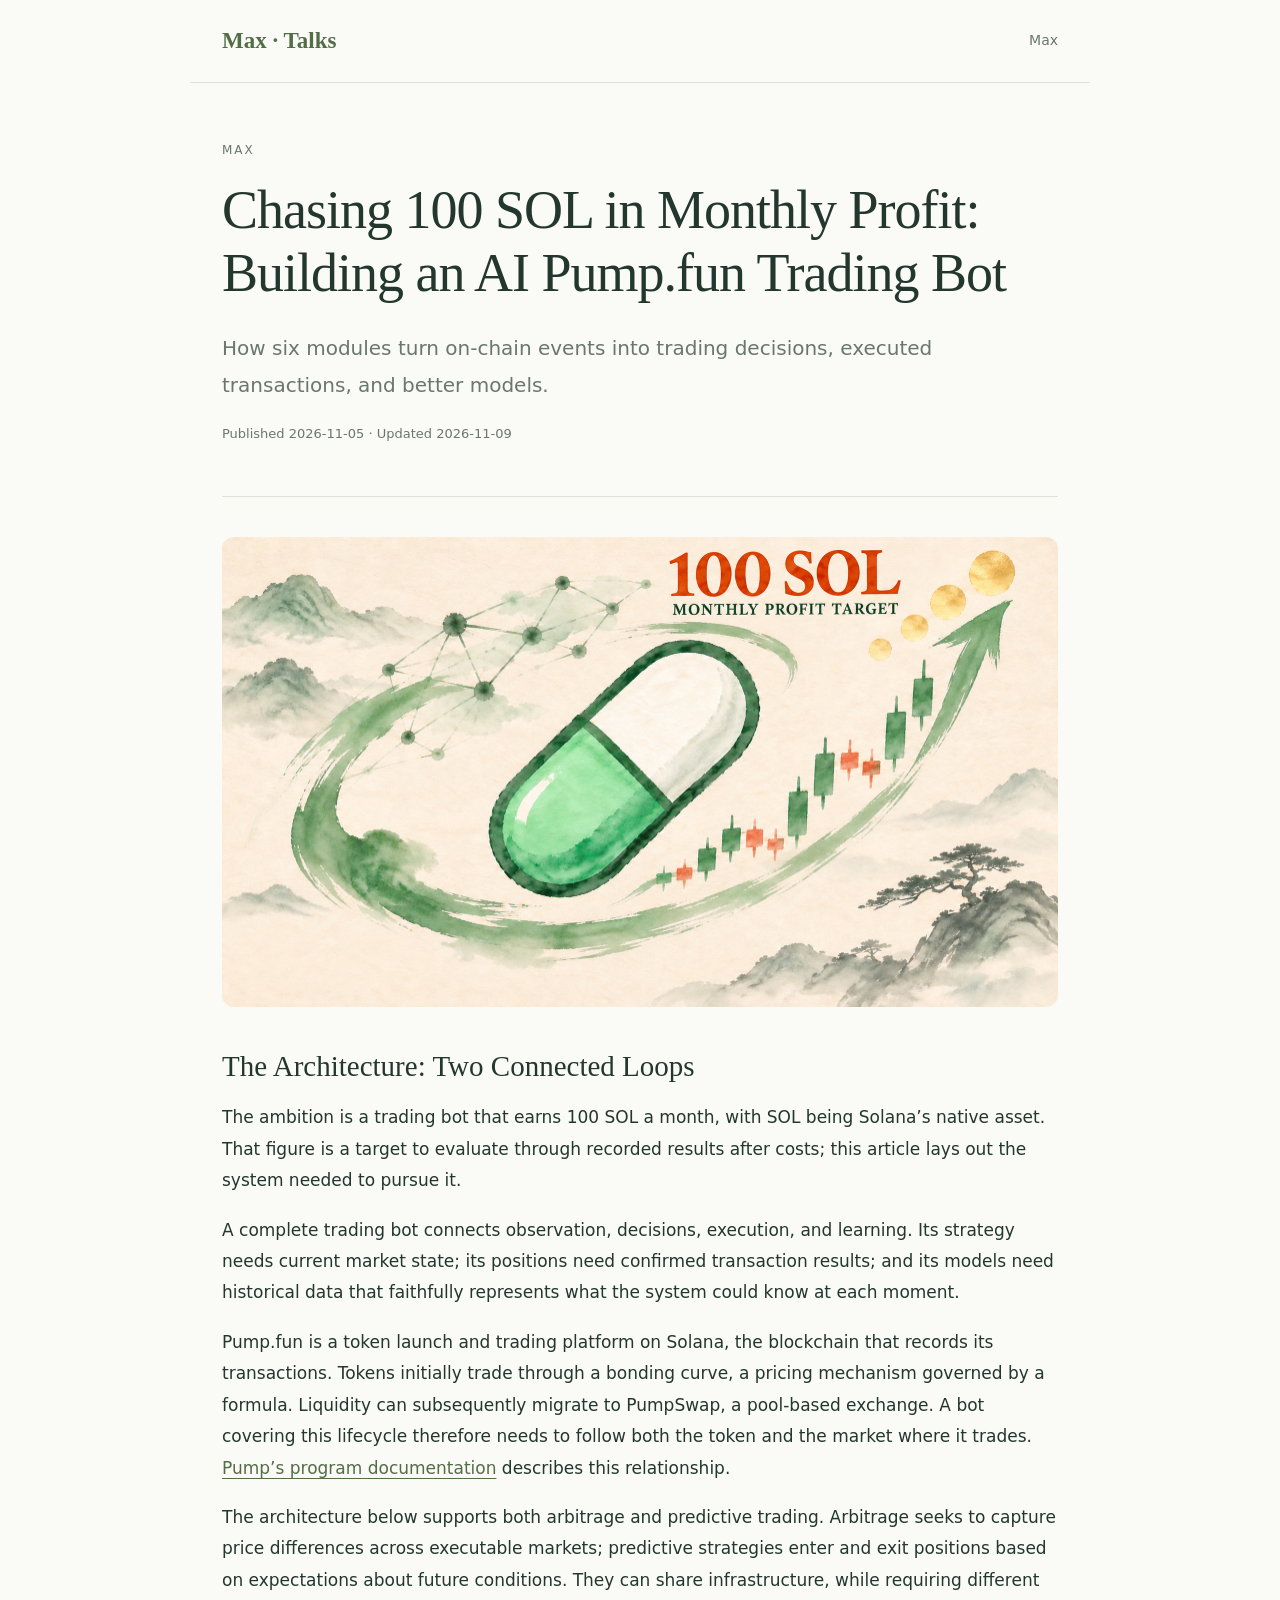
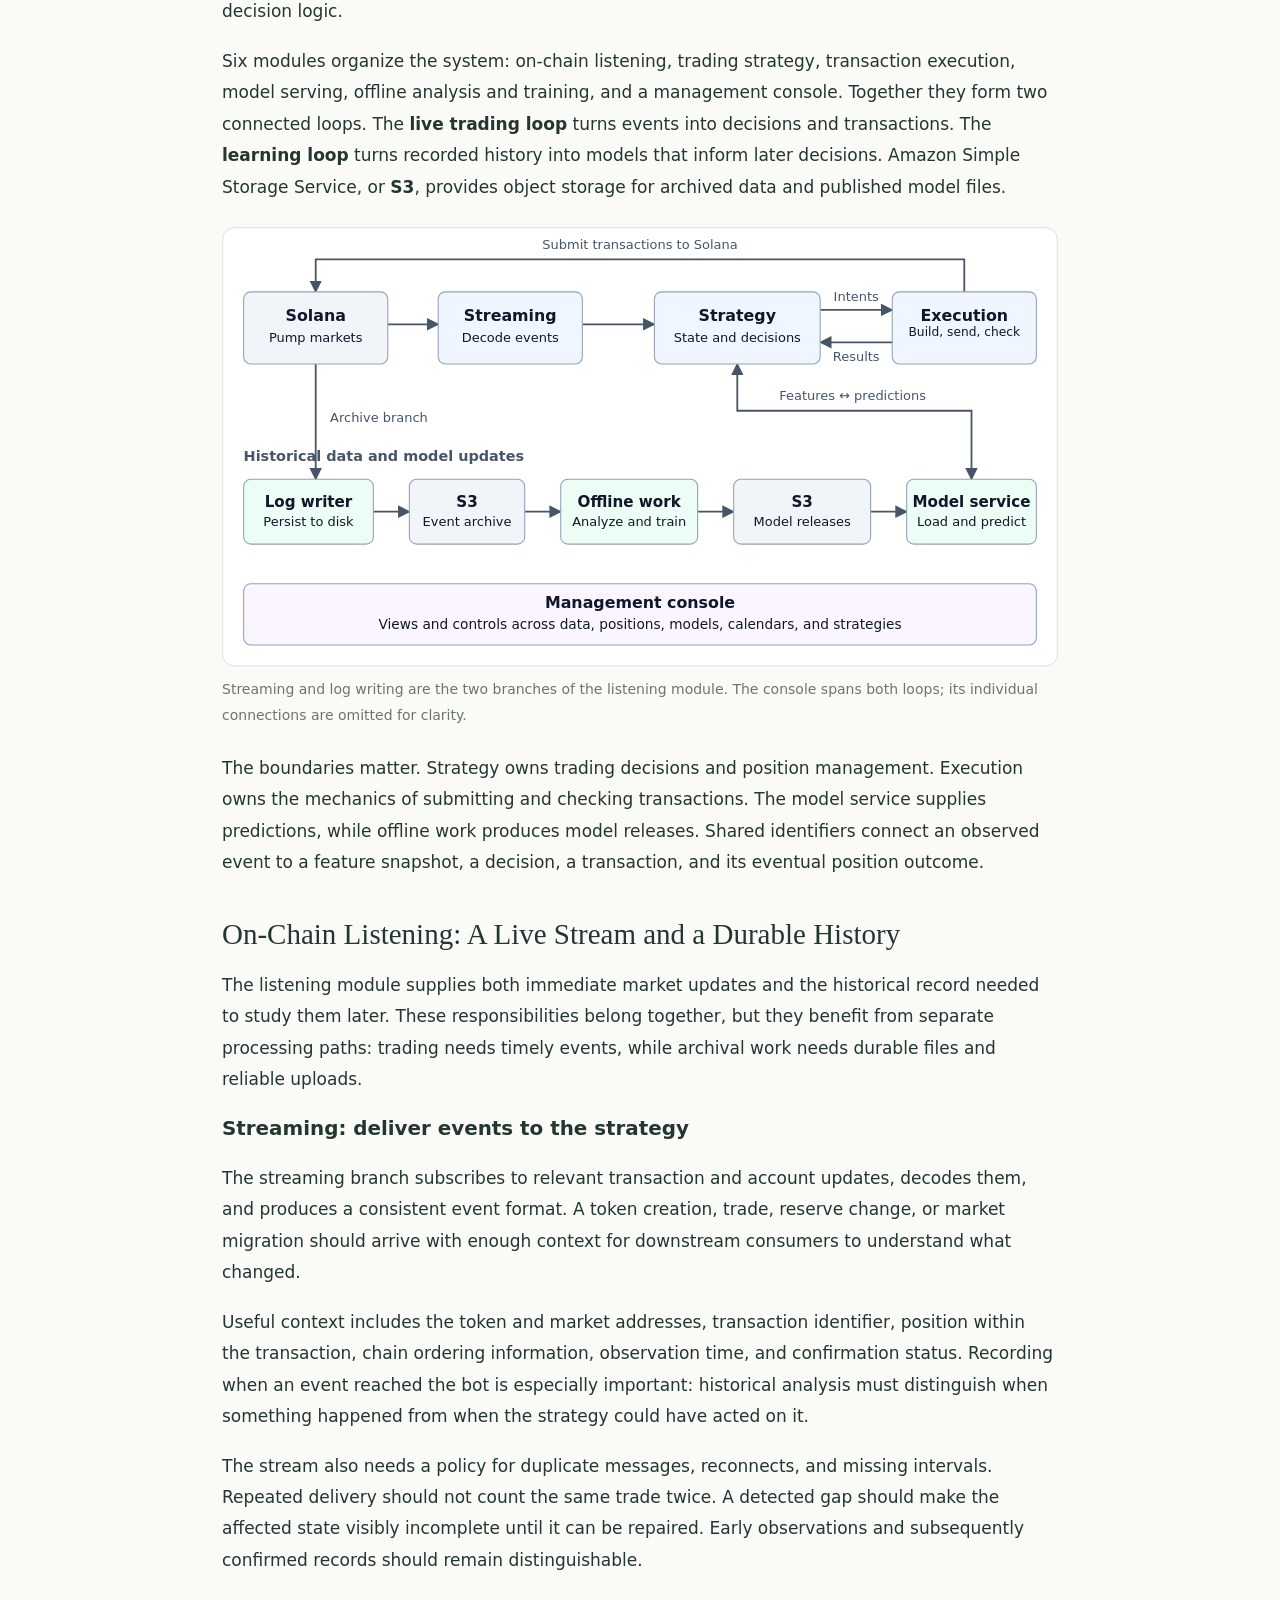
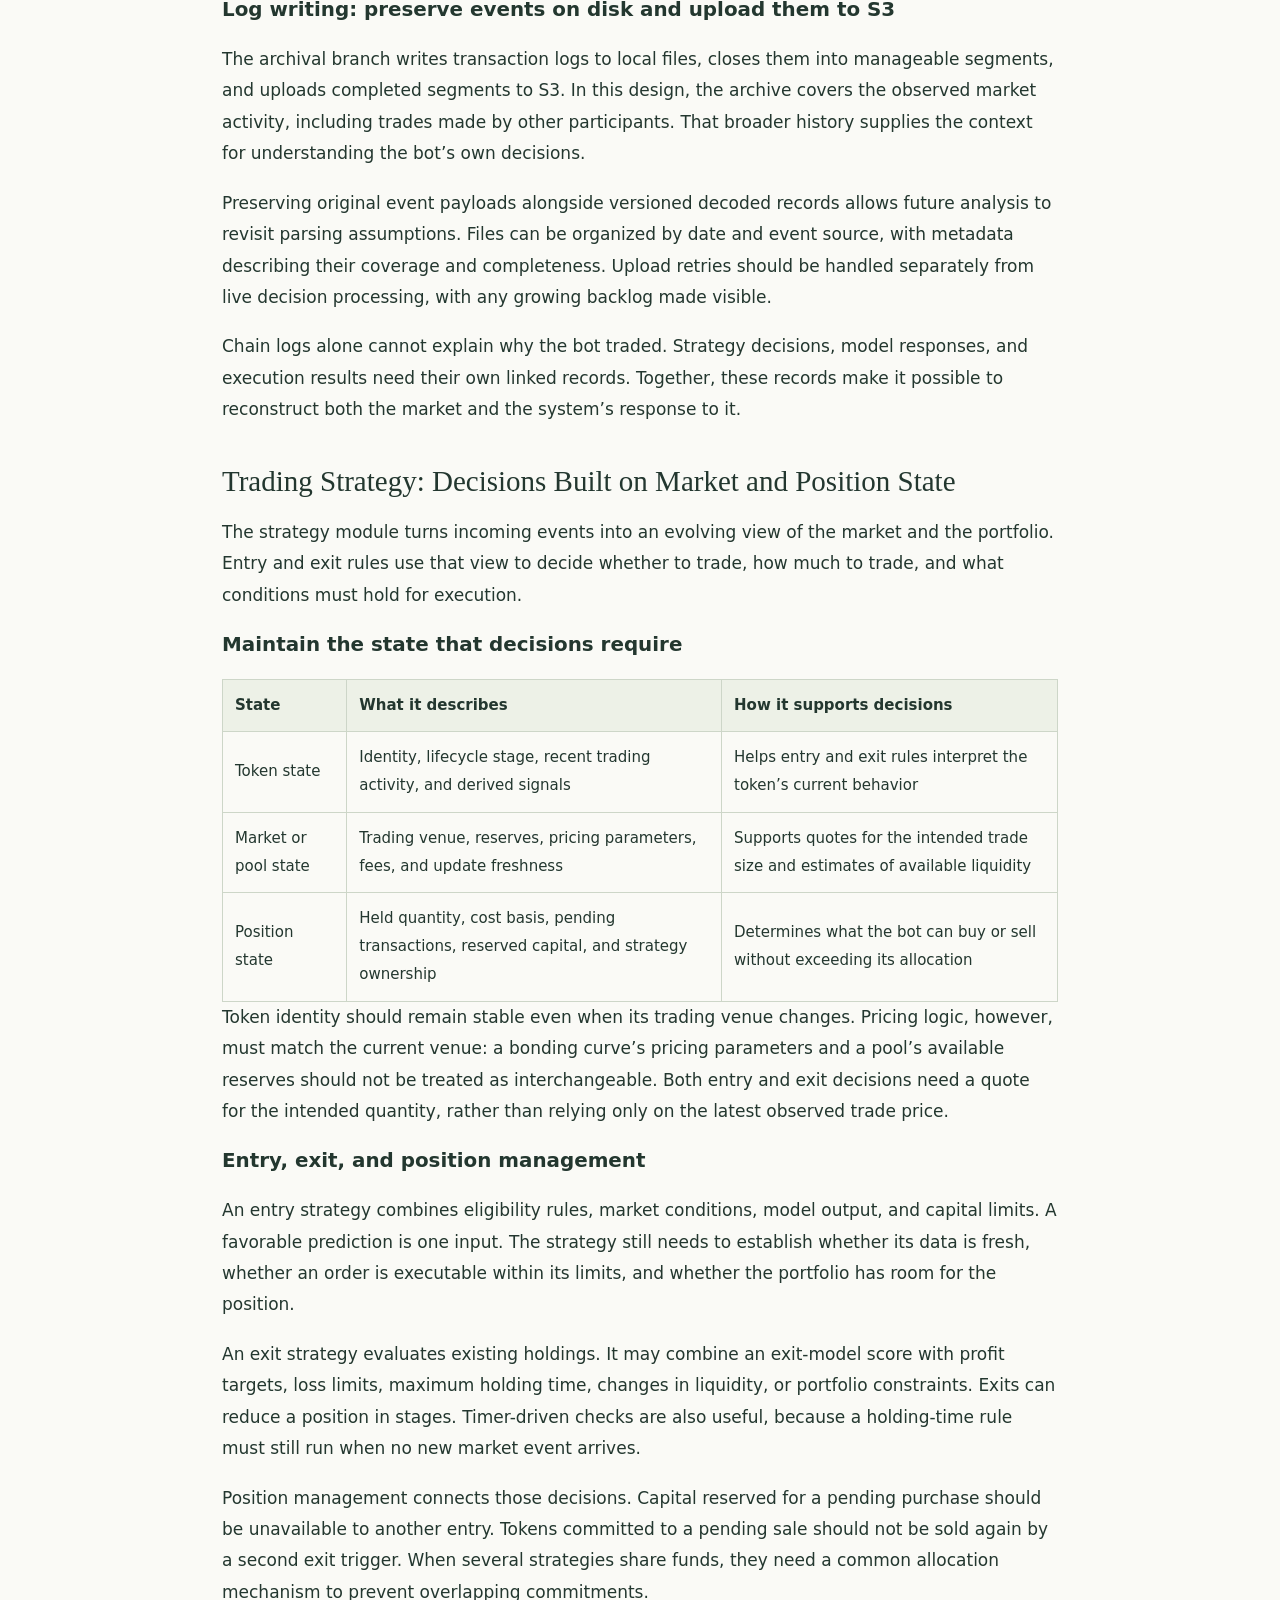
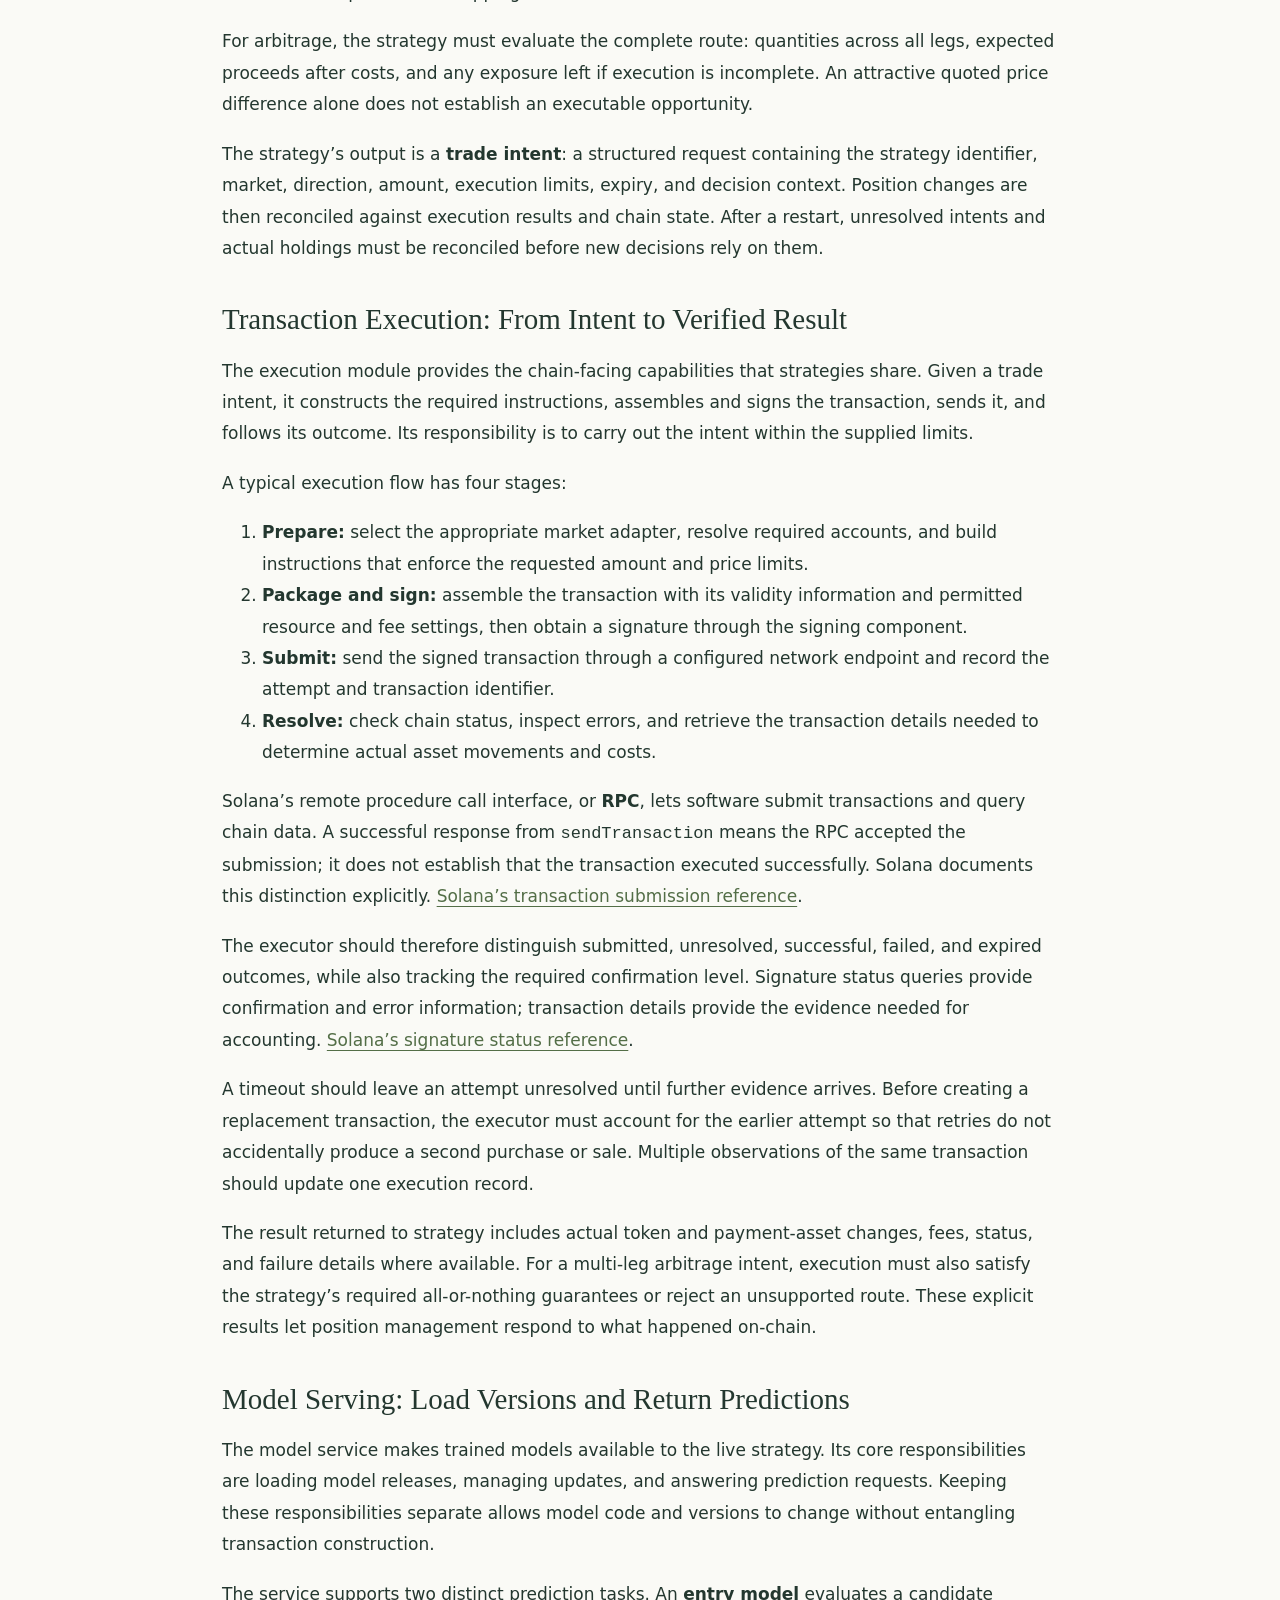
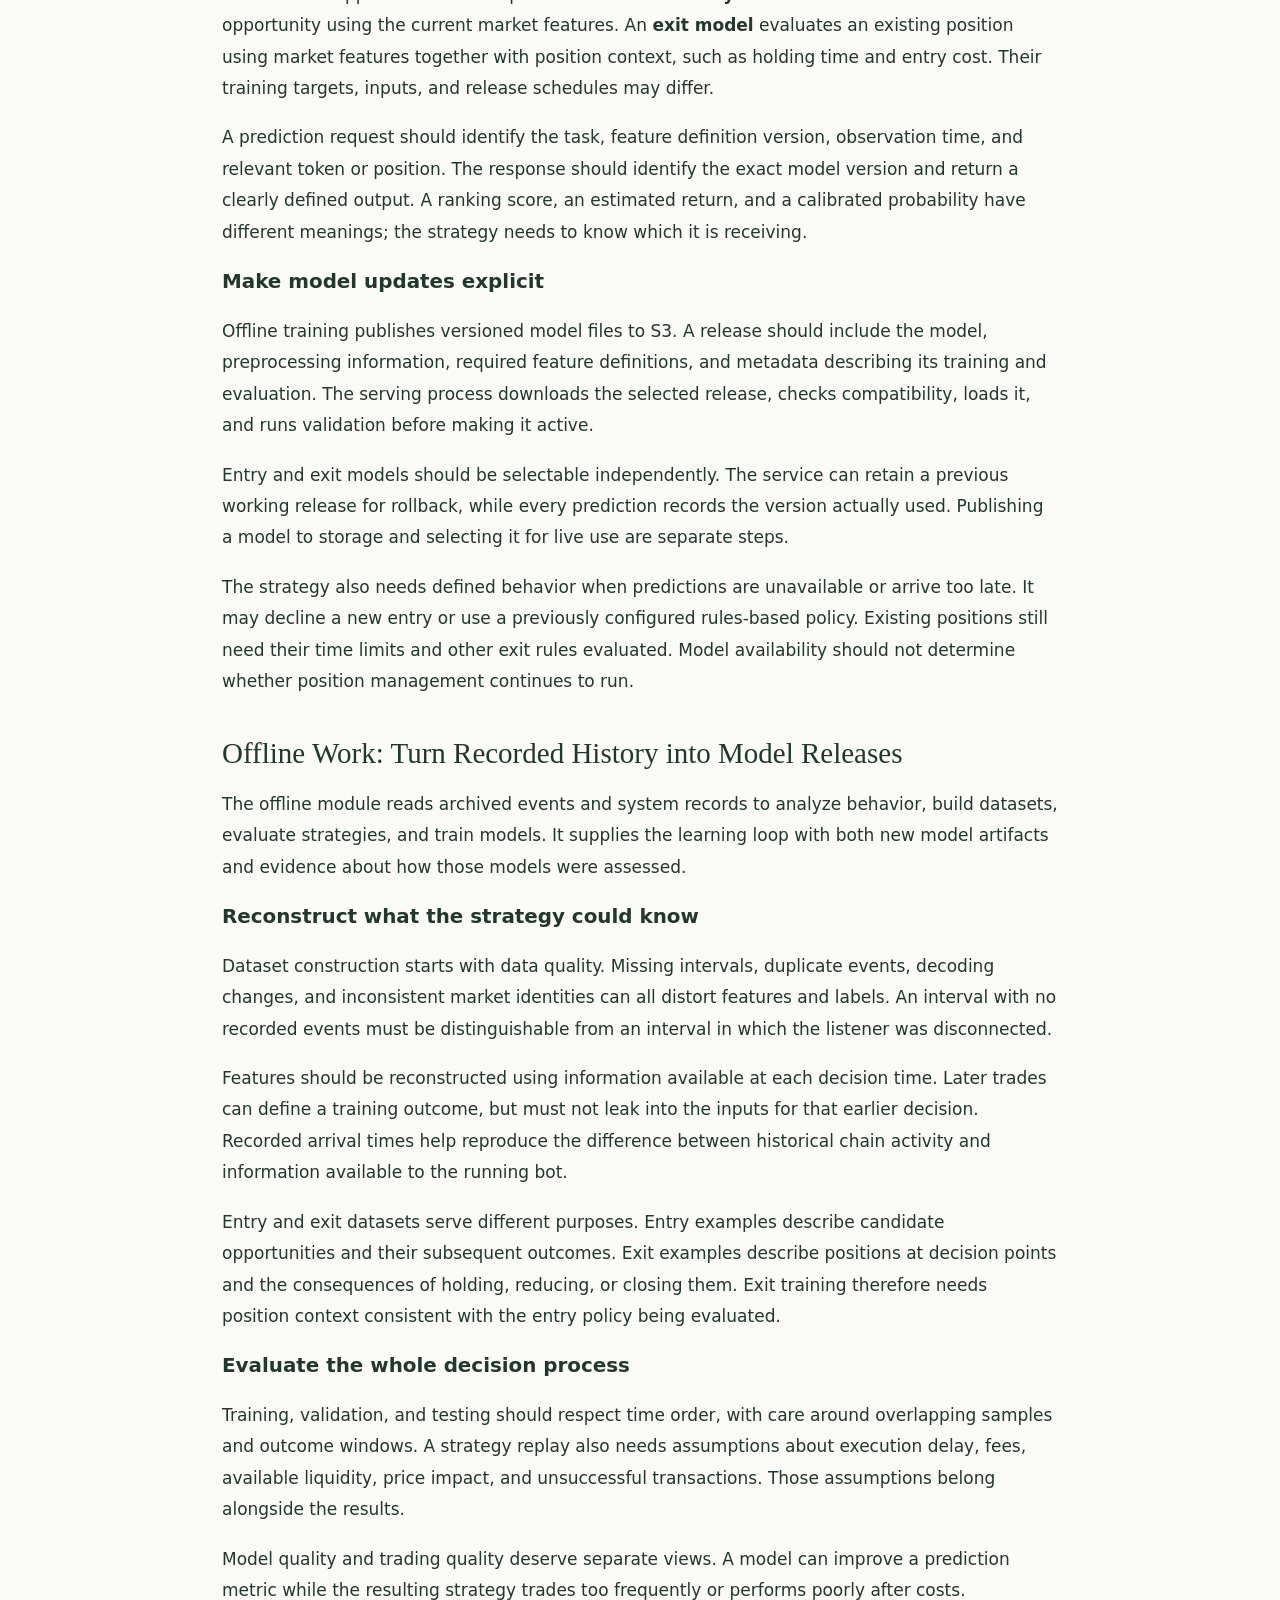
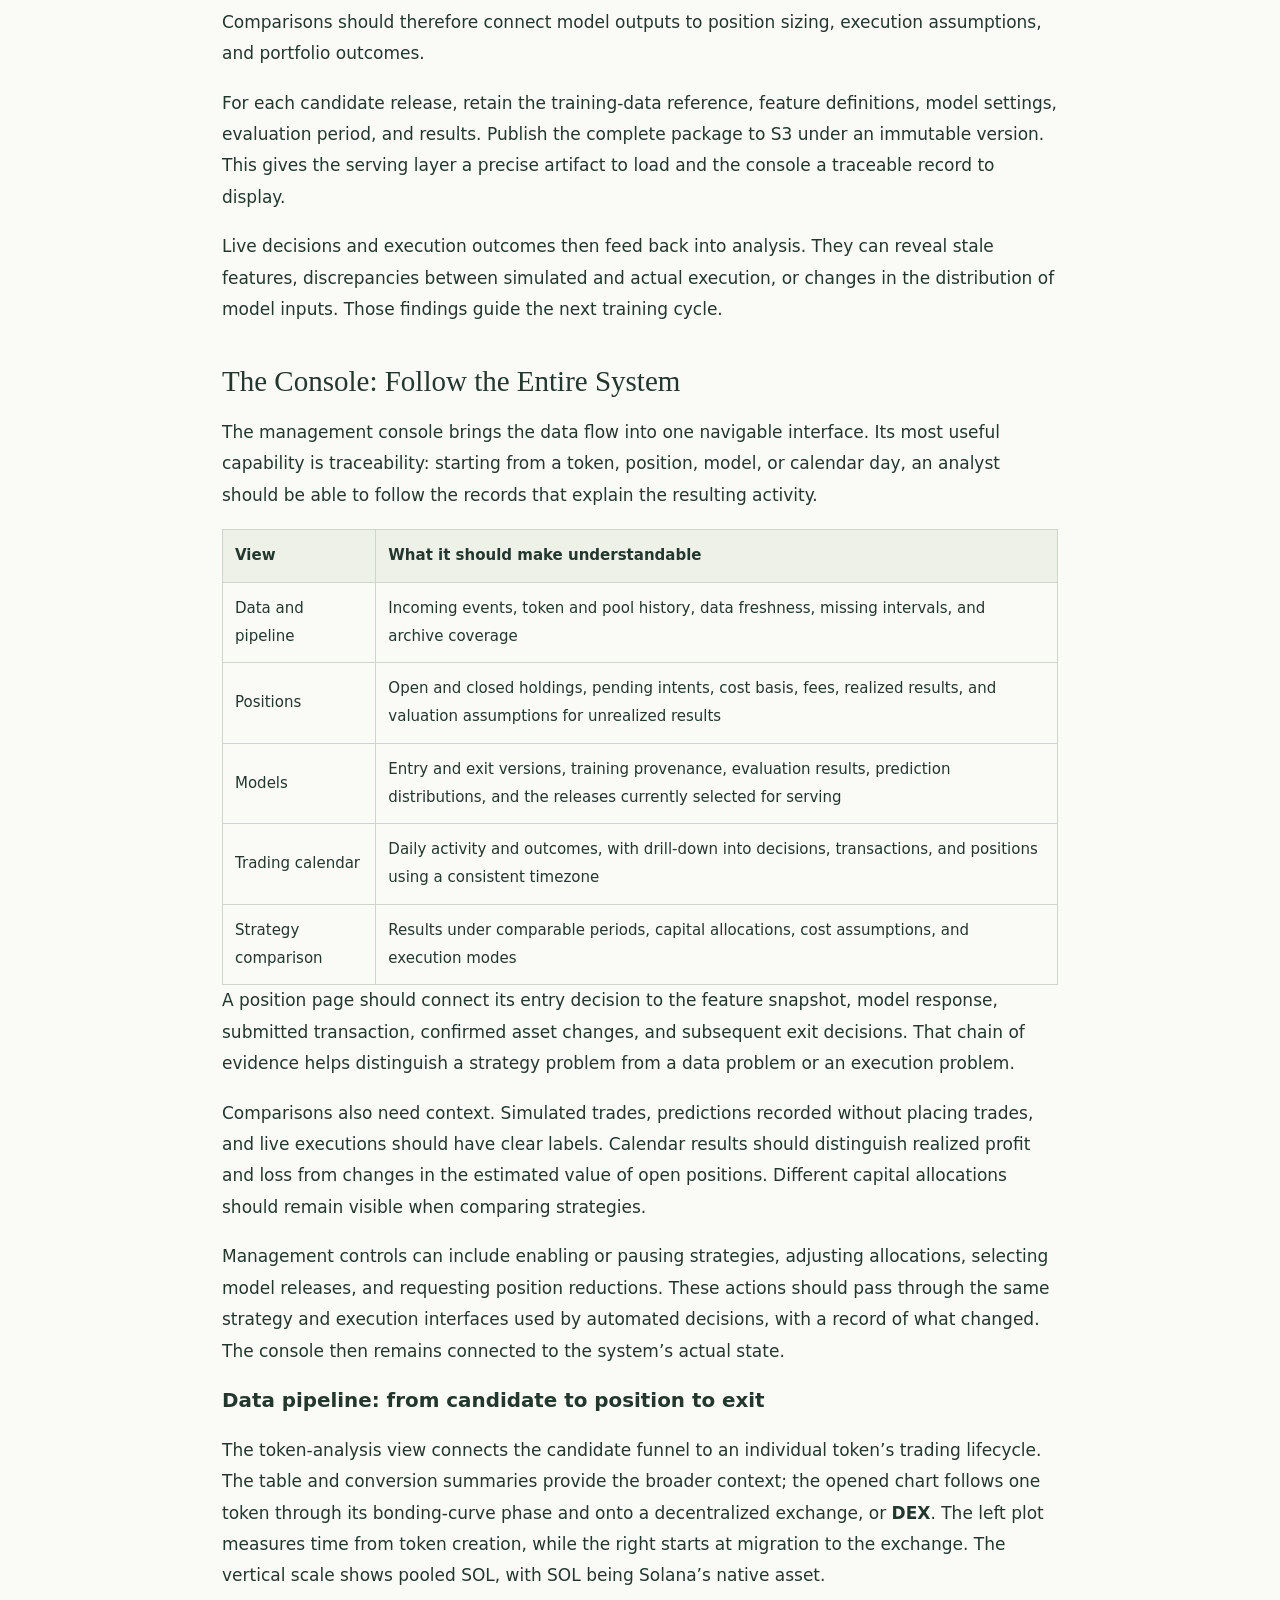
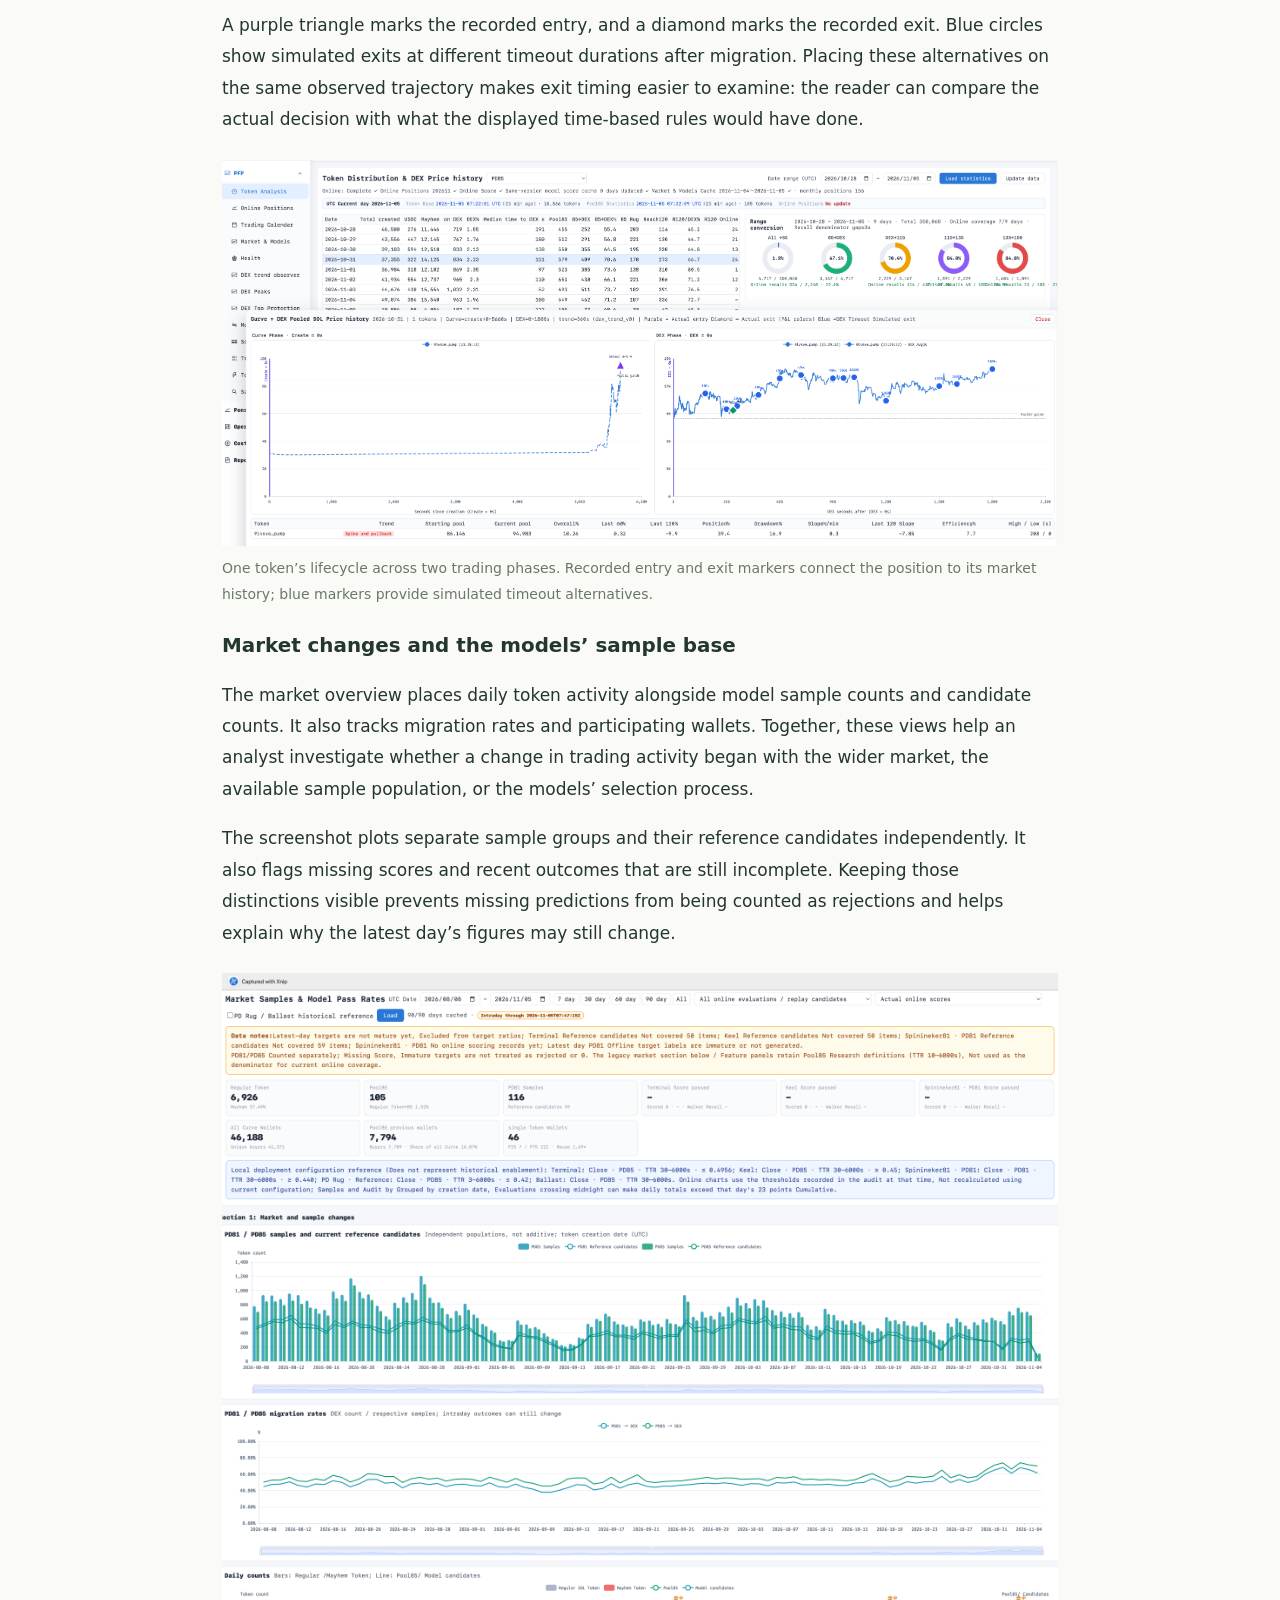
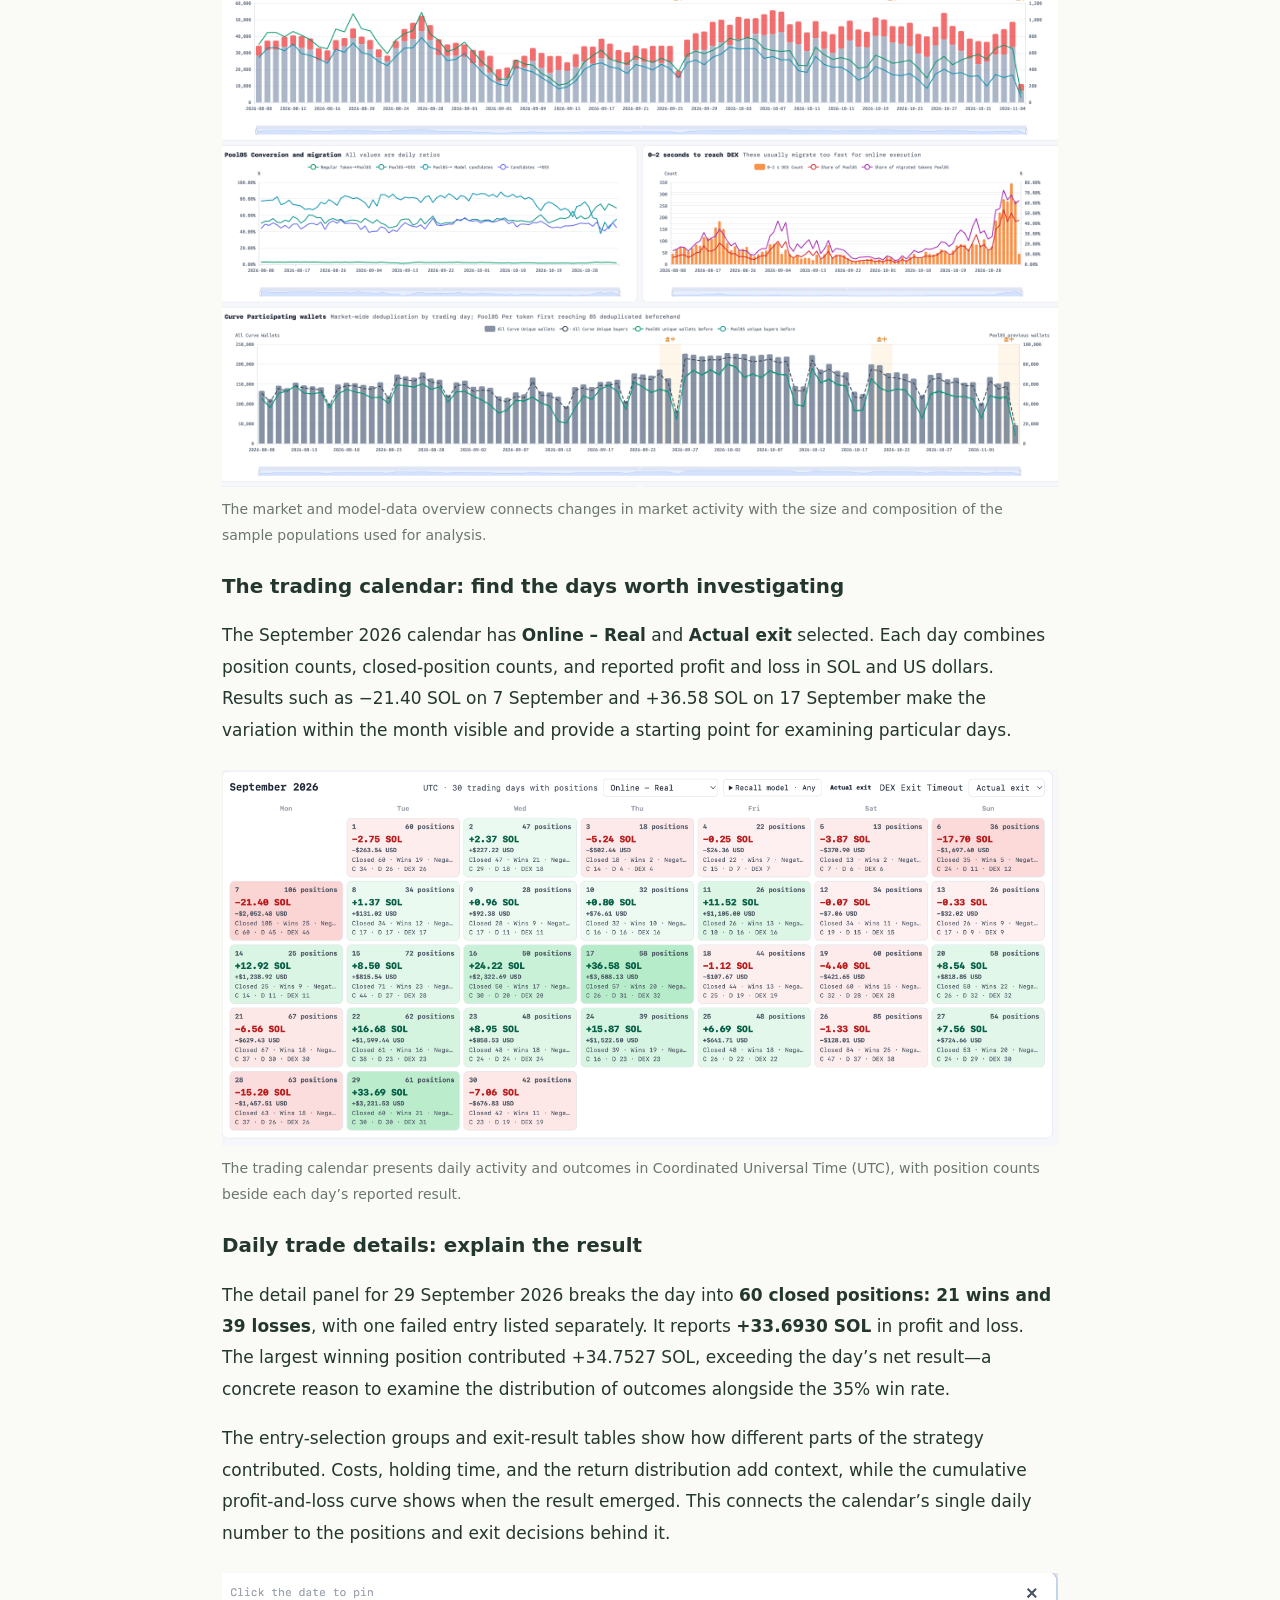
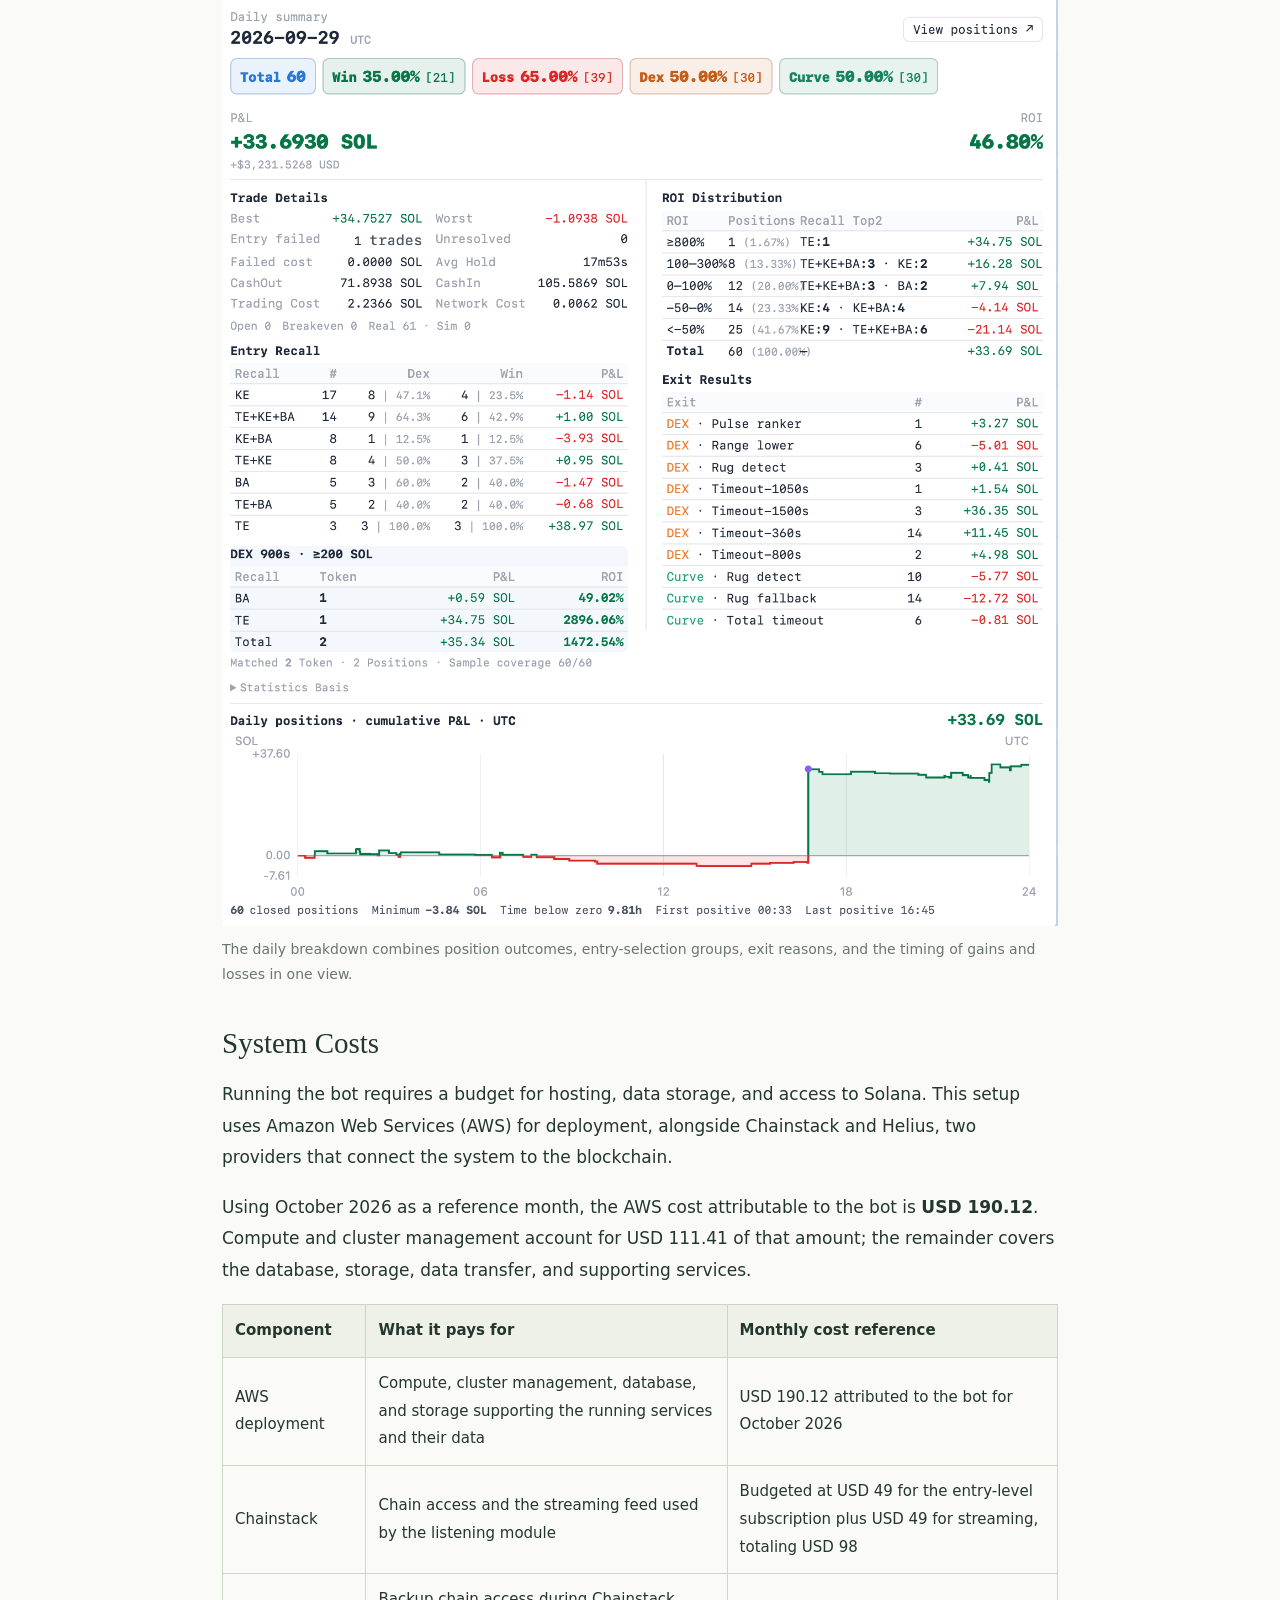
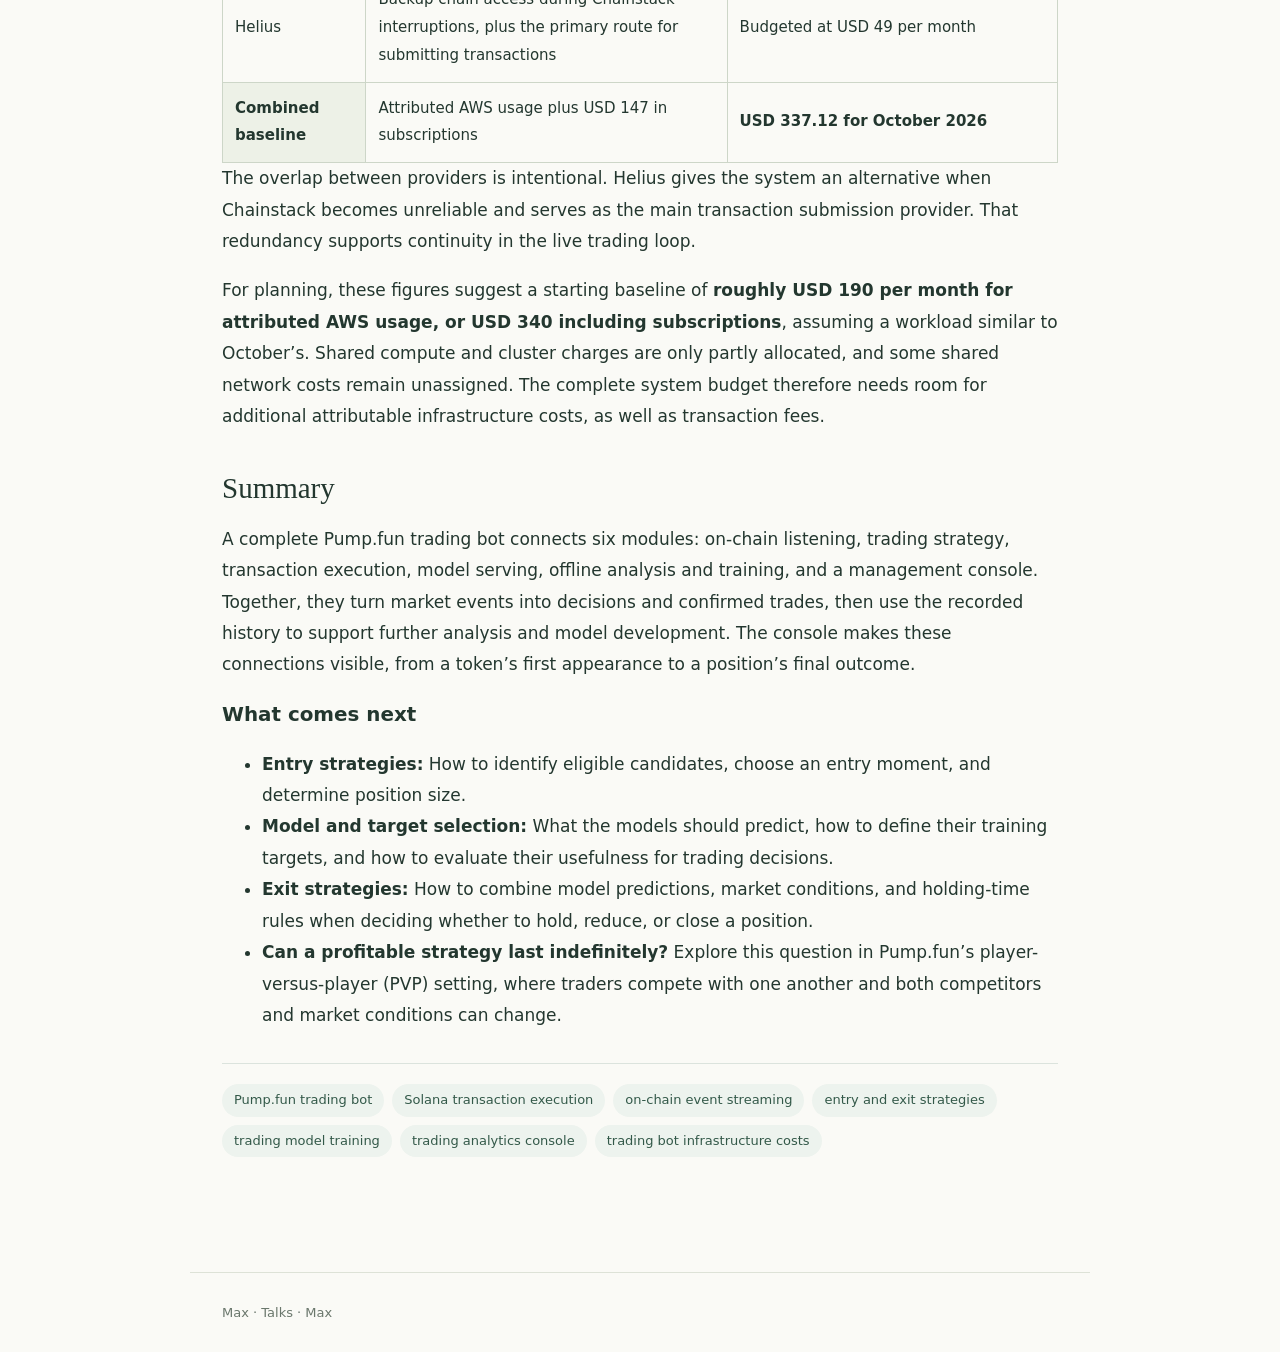
<file: site/posts/pumpfun-trading-bot-architecture/index.html>
<!doctype html>
<html lang="en"><head><meta charset="utf-8">
<meta name="viewport" content="width=device-width,initial-scale=1">
<meta http-equiv="Content-Security-Policy" content="default-src 'none'; style-src 'self'; img-src 'self' data:; base-uri 'none'; form-action 'none'">
<title>Pump.fun Trading Bot: Architecture, Modules and Costs</title><meta name="description" content="Explore the six modules of a Pump.fun trading bot on Solana, including on-chain data, strategies, execution, model serving and training, console analytics, and deployment cost estimates.">
<meta name="author" content="Max"><link rel="canonical" href="https://maxtalks.cc/posts/pumpfun-trading-bot-architecture/">
<meta property="og:title" content="Pump.fun Trading Bot: Architecture, Modules and Costs"><meta property="og:description" content="Explore the six modules of a Pump.fun trading bot on Solana, including on-chain data, strategies, execution, model serving and training, console analytics, and deployment cost estimates.">
<meta property="og:url" content="https://maxtalks.cc/posts/pumpfun-trading-bot-architecture/"><meta property="og:site_name" content="Max · Talks">
<meta name="twitter:title" content="Pump.fun Trading Bot: Architecture, Modules and Costs"><meta name="twitter:description" content="Explore the six modules of a Pump.fun trading bot on Solana, including on-chain data, strategies, execution, model serving and training, console analytics, and deployment cost estimates.">
<meta property="og:type" content="article"><meta property="article:published_time" content="2026-11-05T10:41:28.522724+00:00"><meta property="article:modified_time" content="2026-11-09T06:46:36.666020+00:00"><meta property="article:tag" content="Pump.fun trading bot"><meta property="article:tag" content="Solana transaction execution"><meta property="article:tag" content="on-chain event streaming"><meta property="article:tag" content="entry and exit strategies"><meta property="article:tag" content="trading model training"><meta property="article:tag" content="trading analytics console"><meta property="article:tag" content="trading bot infrastructure costs"><meta property="og:image" content="https://maxtalks.cc/posts/pumpfun-trading-bot-architecture/images/2cd561b39d786768351433db32b76b63f949eb5d97fecc5bd4317c626109992b.png"><meta name="twitter:card" content="summary_large_image"><meta name="twitter:image" content="https://maxtalks.cc/posts/pumpfun-trading-bot-architecture/images/2cd561b39d786768351433db32b76b63f949eb5d97fecc5bd4317c626109992b.png"><meta property="og:image:alt" content="Watercolor Pump.fun banner with enlarged orange-red “100 SOL” at the upper right and “MONTHLY PROFIT TARGET” beneath."><meta name="twitter:image:alt" content="Watercolor Pump.fun banner with enlarged orange-red “100 SOL” at the upper right and “MONTHLY PROFIT TARGET” beneath."><script type="application/ld+json">{"@context": "https://schema.org", "@type": "BlogPosting", "headline": "Pump.fun Trading Bot: Architecture, Modules and Costs", "description": "Explore the six modules of a Pump.fun trading bot on Solana, including on-chain data, strategies, execution, model serving and training, console analytics, and deployment cost estimates.", "url": "https://maxtalks.cc/posts/pumpfun-trading-bot-architecture/", "mainEntityOfPage": {"@type": "WebPage", "@id": "https://maxtalks.cc/posts/pumpfun-trading-bot-architecture/"}, "inLanguage": "en", "datePublished": "2026-11-05T10:41:28.522724+00:00", "dateModified": "2026-11-09T06:46:36.666020+00:00", "author": {"@type": "Person", "name": "Max"}, "keywords": ["Pump.fun trading bot", "Solana transaction execution", "on-chain event streaming", "entry and exit strategies", "trading model training", "trading analytics console", "trading bot infrastructure costs"], "image": ["https://maxtalks.cc/posts/pumpfun-trading-bot-architecture/images/2cd561b39d786768351433db32b76b63f949eb5d97fecc5bd4317c626109992b.png", "https://maxtalks.cc/posts/pumpfun-trading-bot-architecture/images/cabc1575fde080a4654ec2bf7997689c98b26c99ee91979415d57a470f1027db.png", "https://maxtalks.cc/posts/pumpfun-trading-bot-architecture/images/65f145c22f0585874e45c595e0cea4ecda65017ef8e4a415b10f41f9c2ba78f9.png", "https://maxtalks.cc/posts/pumpfun-trading-bot-architecture/images/23b529ad18512feed00f608a72bf3b717ccf4496c2ae6d5837712b4f6cc356ea.png", "https://maxtalks.cc/posts/pumpfun-trading-bot-architecture/images/7ce87d587f897d36dad6c2bc43a0798c393576f4b846a98d374a4e45cab2a629.png"]}</script><link rel="stylesheet" href="../../assets/site.css"></head>
<body><header class="site-header"><a href="../../">Max · Talks</a><span>Max</span></header>
<main><article><header class="article-header"><p class="eyebrow">Max</p><h1>Chasing 100 SOL in Monthly Profit: Building an AI Pump.fun Trading Bot</h1><p class="subtitle">How six modules turn on-chain events into trading decisions, executed transactions, and better models.</p><p class="dates">Published <time datetime="2026-11-05T10:41:28.522724+00:00">2026-11-05</time> · Updated <time datetime="2026-11-09T06:46:36.666020+00:00">2026-11-09</time></p></header><figure class="article-banner"><img src="images/2cd561b39d786768351433db32b76b63f949eb5d97fecc5bd4317c626109992b.png" alt="Watercolor Pump.fun banner with enlarged orange-red “100 SOL” at the upper right and “MONTHLY PROFIT TARGET” beneath." width="1672" height="941" fetchpriority="high"></figure><section id="architecture-and-data-flow"><h2>The Architecture: Two Connected Loops</h2><p>The ambition is a trading bot that earns 100 SOL a month, with SOL being Solana’s native asset. That figure is a target to evaluate through recorded results after costs; this article lays out the system needed to pursue it.</p><p>A complete trading bot connects observation, decisions, execution, and learning. Its strategy needs current market state; its positions need confirmed transaction results; and its models need historical data that faithfully represents what the system could know at each moment.</p><p>Pump.fun is a token launch and trading platform on Solana, the blockchain that records its transactions. Tokens initially trade through a bonding curve, a pricing mechanism governed by a formula. Liquidity can subsequently migrate to PumpSwap, a pool-based exchange. A bot covering this lifecycle therefore needs to follow both the token and the market where it trades. <a href="https://github.com/pump-fun/pump-public-docs/blob/main/docs/PUMP_PROGRAM_README.md" target="_blank" rel="noopener noreferrer">Pump’s program documentation</a> describes this relationship.</p><p>The architecture below supports both arbitrage and predictive trading. Arbitrage seeks to capture price differences across executable markets; predictive strategies enter and exit positions based on expectations about future conditions. They can share infrastructure, while requiring different decision logic.</p><p>Six modules organize the system: on-chain listening, trading strategy, transaction execution, model serving, offline analysis and training, and a management console. Together they form two connected loops. The <strong>live trading loop</strong> turns events into decisions and transactions. The <strong>learning loop</strong> turns recorded history into models that inform later decisions. Amazon Simple Storage Service, or <strong>S3</strong>, provides object storage for archived data and published model files.</p><figure><svg xmlns="http://www.w3.org/2000/svg" viewBox="0 0 1160 610" width="100%" role="img"><title id="bot-flow-title">Trading and learning data flows</title><desc id="bot-flow-desc">Solana events feed streaming and log writing. Streaming feeds strategy, which exchanges intents and results with execution. Execution submits transactions to Solana. Log files pass through S3 to offline analysis and training, then model files pass through S3 to the model service. Strategy exchanges features and predictions with the model service. The console provides views across both loops.</desc><defs><marker id="bot-flow-arrow" viewBox="0 0 10 10" refX="9" refY="5" markerWidth="7" markerHeight="7" orient="auto-start-reverse"><path d="M 0 0 L 10 5 L 0 10 Z" fill="#475569"></path></marker></defs><rect x="1" y="1" width="1158" height="608" rx="16" fill="#ffffff" stroke="#cbd5e1"></rect><g fill="none" stroke="#475569" stroke-width="2.5"><path d="M 1030 90 V 45 H 130 V 90" marker-end="url(#bot-flow-arrow)"></path><path d="M 230 135 H 300" marker-end="url(#bot-flow-arrow)"></path><path d="M 500 135 H 600" marker-end="url(#bot-flow-arrow)"></path><path d="M 830 115 H 930" marker-end="url(#bot-flow-arrow)"></path><path d="M 930 160 H 830" marker-end="url(#bot-flow-arrow)"></path><path d="M 130 190 V 350" marker-end="url(#bot-flow-arrow)"></path><path d="M 210 395 H 260" marker-end="url(#bot-flow-arrow)"></path><path d="M 420 395 H 470" marker-end="url(#bot-flow-arrow)"></path><path d="M 660 395 H 710" marker-end="url(#bot-flow-arrow)"></path><path d="M 900 395 H 950" marker-end="url(#bot-flow-arrow)"></path><path d="M 715 190 V 255 H 1040 V 350" marker-start="url(#bot-flow-arrow)" marker-end="url(#bot-flow-arrow)"></path></g><g font-size="18" fill="#475569"><text x="580" y="30" text-anchor="middle">Submit transactions to Solana</text><text x="880" y="102" text-anchor="middle">Intents</text><text x="880" y="186" text-anchor="middle">Results</text><text x="150" y="270">Archive branch</text><text x="875" y="240" text-anchor="middle">Features ↔ predictions</text><text x="30" y="325" font-size="20" font-weight="700">Historical data and model updates</text></g><g stroke="#94a3b8" stroke-width="1.5"><rect x="30" y="90" width="200" height="100" rx="10" fill="#f1f5f9"></rect><rect x="300" y="90" width="200" height="100" rx="10" fill="#eff6ff"></rect><rect x="600" y="90" width="230" height="100" rx="10" fill="#eff6ff"></rect><rect x="930" y="90" width="200" height="100" rx="10" fill="#eff6ff"></rect><rect x="30" y="350" width="180" height="90" rx="10" fill="#ecfdf5"></rect><rect x="260" y="350" width="160" height="90" rx="10" fill="#f1f5f9"></rect><rect x="470" y="350" width="190" height="90" rx="10" fill="#ecfdf5"></rect><rect x="710" y="350" width="190" height="90" rx="10" fill="#f1f5f9"></rect><rect x="950" y="350" width="180" height="90" rx="10" fill="#ecfdf5"></rect><rect x="30" y="495" width="1100" height="85" rx="10" fill="#faf5ff"></rect></g><g text-anchor="middle" fill="#0f172a"><text x="130" y="131" font-size="22" font-weight="700">Solana</text><text x="130" y="160" font-size="18">Pump markets</text><text x="400" y="131" font-size="22" font-weight="700">Streaming</text><text x="400" y="160" font-size="18">Decode events</text><text x="715" y="131" font-size="22" font-weight="700">Strategy</text><text x="715" y="160" font-size="18">State and decisions</text><text x="1030" y="131" font-size="22" font-weight="700">Execution</text><text x="1030" y="151" font-size="17">Build, send, check</text><text x="120" y="388" font-size="21" font-weight="700">Log writer</text><text x="120" y="415" font-size="18">Persist to disk</text><text x="340" y="388" font-size="21" font-weight="700">S3</text><text x="340" y="415" font-size="18">Event archive</text><text x="565" y="388" font-size="21" font-weight="700">Offline work</text><text x="565" y="415" font-size="18">Analyze and train</text><text x="805" y="388" font-size="21" font-weight="700">S3</text><text x="805" y="415" font-size="18">Model releases</text><text x="1040" y="388" font-size="21" font-weight="700">Model service</text><text x="1040" y="415" font-size="18">Load and predict</text><text x="580" y="528" font-size="22" font-weight="700">Management console</text><text x="580" y="558" font-size="19">Views and controls across data, positions, models, calendars, and strategies</text></g></svg><figcaption>Streaming and log writing are the two branches of the listening module. The console spans both loops; its individual connections are omitted for clarity.</figcaption></figure><p>The boundaries matter. Strategy owns trading decisions and position management. Execution owns the mechanics of submitting and checking transactions. The model service supplies predictions, while offline work produces model releases. Shared identifiers connect an observed event to a feature snapshot, a decision, a transaction, and its eventual position outcome.</p></section><section id="onchain-listening"><h2>On-Chain Listening: A Live Stream and a Durable History</h2><p>The listening module supplies both immediate market updates and the historical record needed to study them later. These responsibilities belong together, but they benefit from separate processing paths: trading needs timely events, while archival work needs durable files and reliable uploads.</p><h3>Streaming: deliver events to the strategy</h3><p>The streaming branch subscribes to relevant transaction and account updates, decodes them, and produces a consistent event format. A token creation, trade, reserve change, or market migration should arrive with enough context for downstream consumers to understand what changed.</p><p>Useful context includes the token and market addresses, transaction identifier, position within the transaction, chain ordering information, observation time, and confirmation status. Recording when an event reached the bot is especially important: historical analysis must distinguish when something happened from when the strategy could have acted on it.</p><p>The stream also needs a policy for duplicate messages, reconnects, and missing intervals. Repeated delivery should not count the same trade twice. A detected gap should make the affected state visibly incomplete until it can be repaired. Early observations and subsequently confirmed records should remain distinguishable.</p><h3>Log writing: preserve events on disk and upload them to S3</h3><p>The archival branch writes transaction logs to local files, closes them into manageable segments, and uploads completed segments to S3. In this design, the archive covers the observed market activity, including trades made by other participants. That broader history supplies the context for understanding the bot’s own decisions.</p><p>Preserving original event payloads alongside versioned decoded records allows future analysis to revisit parsing assumptions. Files can be organized by date and event source, with metadata describing their coverage and completeness. Upload retries should be handled separately from live decision processing, with any growing backlog made visible.</p><p>Chain logs alone cannot explain why the bot traded. Strategy decisions, model responses, and execution results need their own linked records. Together, these records make it possible to reconstruct both the market and the system’s response to it.</p></section><section id="strategy-and-state"><h2>Trading Strategy: Decisions Built on Market and Position State</h2><p>The strategy module turns incoming events into an evolving view of the market and the portfolio. Entry and exit rules use that view to decide whether to trade, how much to trade, and what conditions must hold for execution.</p><h3>Maintain the state that decisions require</h3><table><thead><tr><th scope="col">State</th><th scope="col">What it describes</th><th scope="col">How it supports decisions</th></tr></thead><tbody><tr><td>Token state</td><td>Identity, lifecycle stage, recent trading activity, and derived signals</td><td>Helps entry and exit rules interpret the token’s current behavior</td></tr><tr><td>Market or pool state</td><td>Trading venue, reserves, pricing parameters, fees, and update freshness</td><td>Supports quotes for the intended trade size and estimates of available liquidity</td></tr><tr><td>Position state</td><td>Held quantity, cost basis, pending transactions, reserved capital, and strategy ownership</td><td>Determines what the bot can buy or sell without exceeding its allocation</td></tr></tbody></table><p>Token identity should remain stable even when its trading venue changes. Pricing logic, however, must match the current venue: a bonding curve’s pricing parameters and a pool’s available reserves should not be treated as interchangeable. Both entry and exit decisions need a quote for the intended quantity, rather than relying only on the latest observed trade price.</p><h3>Entry, exit, and position management</h3><p>An entry strategy combines eligibility rules, market conditions, model output, and capital limits. A favorable prediction is one input. The strategy still needs to establish whether its data is fresh, whether an order is executable within its limits, and whether the portfolio has room for the position.</p><p>An exit strategy evaluates existing holdings. It may combine an exit-model score with profit targets, loss limits, maximum holding time, changes in liquidity, or portfolio constraints. Exits can reduce a position in stages. Timer-driven checks are also useful, because a holding-time rule must still run when no new market event arrives.</p><p>Position management connects those decisions. Capital reserved for a pending purchase should be unavailable to another entry. Tokens committed to a pending sale should not be sold again by a second exit trigger. When several strategies share funds, they need a common allocation mechanism to prevent overlapping commitments.</p><p>For arbitrage, the strategy must evaluate the complete route: quantities across all legs, expected proceeds after costs, and any exposure left if execution is incomplete. An attractive quoted price difference alone does not establish an executable opportunity.</p><p>The strategy’s output is a <strong>trade intent</strong>: a structured request containing the strategy identifier, market, direction, amount, execution limits, expiry, and decision context. Position changes are then reconciled against execution results and chain state. After a restart, unresolved intents and actual holdings must be reconciled before new decisions rely on them.</p></section><section id="transaction-execution"><h2>Transaction Execution: From Intent to Verified Result</h2><p>The execution module provides the chain-facing capabilities that strategies share. Given a trade intent, it constructs the required instructions, assembles and signs the transaction, sends it, and follows its outcome. Its responsibility is to carry out the intent within the supplied limits.</p><p>A typical execution flow has four stages:</p><ol><li><strong>Prepare:</strong> select the appropriate market adapter, resolve required accounts, and build instructions that enforce the requested amount and price limits.</li><li><strong>Package and sign:</strong> assemble the transaction with its validity information and permitted resource and fee settings, then obtain a signature through the signing component.</li><li><strong>Submit:</strong> send the signed transaction through a configured network endpoint and record the attempt and transaction identifier.</li><li><strong>Resolve:</strong> check chain status, inspect errors, and retrieve the transaction details needed to determine actual asset movements and costs.</li></ol><p>Solana’s remote procedure call interface, or <strong>RPC</strong>, lets software submit transactions and query chain data. A successful response from <code>sendTransaction</code> means the RPC accepted the submission; it does not establish that the transaction executed successfully. Solana documents this distinction explicitly. <a href="https://solana.com/docs/rpc/http/sendtransaction" target="_blank" rel="noopener noreferrer">Solana’s transaction submission reference</a>.</p><p>The executor should therefore distinguish submitted, unresolved, successful, failed, and expired outcomes, while also tracking the required confirmation level. Signature status queries provide confirmation and error information; transaction details provide the evidence needed for accounting. <a href="https://solana.com/docs/rpc/http/getsignaturestatuses" target="_blank" rel="noopener noreferrer">Solana’s signature status reference</a>.</p><p>A timeout should leave an attempt unresolved until further evidence arrives. Before creating a replacement transaction, the executor must account for the earlier attempt so that retries do not accidentally produce a second purchase or sale. Multiple observations of the same transaction should update one execution record.</p><p>The result returned to strategy includes actual token and payment-asset changes, fees, status, and failure details where available. For a multi-leg arbitrage intent, execution must also satisfy the strategy’s required all-or-nothing guarantees or reject an unsupported route. These explicit results let position management respond to what happened on-chain.</p></section><section id="model-service"><h2>Model Serving: Load Versions and Return Predictions</h2><p>The model service makes trained models available to the live strategy. Its core responsibilities are loading model releases, managing updates, and answering prediction requests. Keeping these responsibilities separate allows model code and versions to change without entangling transaction construction.</p><p>The service supports two distinct prediction tasks. An <strong>entry model</strong> evaluates a candidate opportunity using the current market features. An <strong>exit model</strong> evaluates an existing position using market features together with position context, such as holding time and entry cost. Their training targets, inputs, and release schedules may differ.</p><p>A prediction request should identify the task, feature definition version, observation time, and relevant token or position. The response should identify the exact model version and return a clearly defined output. A ranking score, an estimated return, and a calibrated probability have different meanings; the strategy needs to know which it is receiving.</p><h3>Make model updates explicit</h3><p>Offline training publishes versioned model files to S3. A release should include the model, preprocessing information, required feature definitions, and metadata describing its training and evaluation. The serving process downloads the selected release, checks compatibility, loads it, and runs validation before making it active.</p><p>Entry and exit models should be selectable independently. The service can retain a previous working release for rollback, while every prediction records the version actually used. Publishing a model to storage and selecting it for live use are separate steps.</p><p>The strategy also needs defined behavior when predictions are unavailable or arrive too late. It may decline a new entry or use a previously configured rules-based policy. Existing positions still need their time limits and other exit rules evaluated. Model availability should not determine whether position management continues to run.</p></section><section id="offline-analysis-and-training"><h2>Offline Work: Turn Recorded History into Model Releases</h2><p>The offline module reads archived events and system records to analyze behavior, build datasets, evaluate strategies, and train models. It supplies the learning loop with both new model artifacts and evidence about how those models were assessed.</p><h3>Reconstruct what the strategy could know</h3><p>Dataset construction starts with data quality. Missing intervals, duplicate events, decoding changes, and inconsistent market identities can all distort features and labels. An interval with no recorded events must be distinguishable from an interval in which the listener was disconnected.</p><p>Features should be reconstructed using information available at each decision time. Later trades can define a training outcome, but must not leak into the inputs for that earlier decision. Recorded arrival times help reproduce the difference between historical chain activity and information available to the running bot.</p><p>Entry and exit datasets serve different purposes. Entry examples describe candidate opportunities and their subsequent outcomes. Exit examples describe positions at decision points and the consequences of holding, reducing, or closing them. Exit training therefore needs position context consistent with the entry policy being evaluated.</p><h3>Evaluate the whole decision process</h3><p>Training, validation, and testing should respect time order, with care around overlapping samples and outcome windows. A strategy replay also needs assumptions about execution delay, fees, available liquidity, price impact, and unsuccessful transactions. Those assumptions belong alongside the results.</p><p>Model quality and trading quality deserve separate views. A model can improve a prediction metric while the resulting strategy trades too frequently or performs poorly after costs. Comparisons should therefore connect model outputs to position sizing, execution assumptions, and portfolio outcomes.</p><p>For each candidate release, retain the training-data reference, feature definitions, model settings, evaluation period, and results. Publish the complete package to S3 under an immutable version. This gives the serving layer a precise artifact to load and the console a traceable record to display.</p><p>Live decisions and execution outcomes then feed back into analysis. They can reveal stale features, discrepancies between simulated and actual execution, or changes in the distribution of model inputs. Those findings guide the next training cycle.</p></section><section id="management-console"><h2>The Console: Follow the Entire System</h2><p>The management console brings the data flow into one navigable interface. Its most useful capability is traceability: starting from a token, position, model, or calendar day, an analyst should be able to follow the records that explain the resulting activity.</p><table><thead><tr><th scope="col">View</th><th scope="col">What it should make understandable</th></tr></thead><tbody><tr><td>Data and pipeline</td><td>Incoming events, token and pool history, data freshness, missing intervals, and archive coverage</td></tr><tr><td>Positions</td><td>Open and closed holdings, pending intents, cost basis, fees, realized results, and valuation assumptions for unrealized results</td></tr><tr><td>Models</td><td>Entry and exit versions, training provenance, evaluation results, prediction distributions, and the releases currently selected for serving</td></tr><tr><td>Trading calendar</td><td>Daily activity and outcomes, with drill-down into decisions, transactions, and positions using a consistent timezone</td></tr><tr><td>Strategy comparison</td><td>Results under comparable periods, capital allocations, cost assumptions, and execution modes</td></tr></tbody></table><p>A position page should connect its entry decision to the feature snapshot, model response, submitted transaction, confirmed asset changes, and subsequent exit decisions. That chain of evidence helps distinguish a strategy problem from a data problem or an execution problem.</p><p>Comparisons also need context. Simulated trades, predictions recorded without placing trades, and live executions should have clear labels. Calendar results should distinguish realized profit and loss from changes in the estimated value of open positions. Different capital allocations should remain visible when comparing strategies.</p><p>Management controls can include enabling or pausing strategies, adjusting allocations, selecting model releases, and requesting position reductions. These actions should pass through the same strategy and execution interfaces used by automated decisions, with a record of what changed. The console then remains connected to the system’s actual state.</p><h3>Data pipeline: from candidate to position to exit</h3><p>The token-analysis view connects the candidate funnel to an individual token’s trading lifecycle. The table and conversion summaries provide the broader context; the opened chart follows one token through its bonding-curve phase and onto a decentralized exchange, or <strong>DEX</strong>. The left plot measures time from token creation, while the right starts at migration to the exchange. The vertical scale shows pooled SOL, with SOL being Solana’s native asset.</p><p>A purple triangle marks the recorded entry, and a diamond marks the recorded exit. Blue circles show simulated exits at different timeout durations after migration. Placing these alternatives on the same observed trajectory makes exit timing easier to examine: the reader can compare the actual decision with what the displayed time-based rules would have done.</p><figure><img src="images/cabc1575fde080a4654ec2bf7997689c98b26c99ee91979415d57a470f1027db.png" alt="Token-analysis console with a market funnel above two pooled-SOL charts, showing the token’s bonding-curve and exchange phases, actual entry and exit, and simulated timeout exits."><figcaption>One token’s lifecycle across two trading phases. Recorded entry and exit markers connect the position to its market history; blue markers provide simulated timeout alternatives.</figcaption></figure><h3>Market changes and the models’ sample base</h3><p>The market overview places daily token activity alongside model sample counts and candidate counts. It also tracks migration rates and participating wallets. Together, these views help an analyst investigate whether a change in trading activity began with the wider market, the available sample population, or the models’ selection process.</p><p>The screenshot plots separate sample groups and their reference candidates independently. It also flags missing scores and recent outcomes that are still incomplete. Keeping those distinctions visible prevents missing predictions from being counted as rejections and helps explain why the latest day’s figures may still change.</p><figure><img src="images/65f145c22f0585874e45c595e0cea4ecda65017ef8e4a415b10f41f9c2ba78f9.png" alt="Market Samples and Model Pass Rates dashboard showing daily sample and candidate counts, migration rates, market token counts, conversion ratios, rapid migrations, and wallet participation."><figcaption>The market and model-data overview connects changes in market activity with the size and composition of the sample populations used for analysis.</figcaption></figure><h3>The trading calendar: find the days worth investigating</h3><p>The September 2026 calendar has <strong>Online – Real</strong> and <strong>Actual exit</strong> selected. Each day combines position counts, closed-position counts, and reported profit and loss in SOL and US dollars. Results such as −21.40 SOL on 7 September and +36.58 SOL on 17 September make the variation within the month visible and provide a starting point for examining particular days.</p><figure><img src="images/23b529ad18512feed00f608a72bf3b717ccf4496c2ae6d5837712b4f6cc356ea.png" alt="September 2026 trading calendar with real positions and actual exits selected, showing daily position counts and positive and negative results."><figcaption>The trading calendar presents daily activity and outcomes in Coordinated Universal Time (UTC), with position counts beside each day’s reported result.</figcaption></figure><h3>Daily trade details: explain the result</h3><p>The detail panel for 29 September 2026 breaks the day into <strong>60 closed positions: 21 wins and 39 losses</strong>, with one failed entry listed separately. It reports <strong>+33.6930 SOL</strong> in profit and loss. The largest winning position contributed +34.7527 SOL, exceeding the day’s net result—a concrete reason to examine the distribution of outcomes alongside the 35% win rate.</p><p>The entry-selection groups and exit-result tables show how different parts of the strategy contributed. Costs, holding time, and the return distribution add context, while the cumulative profit-and-loss curve shows when the result emerged. This connects the calendar’s single daily number to the positions and exit decisions behind it.</p><figure><img src="images/7ce87d587f897d36dad6c2bc43a0798c393576f4b846a98d374a4e45cab2a629.png" alt="29 September 2026 daily trading detail showing 60 closed positions, a 35 percent win rate, reported profit of 33.6930 SOL, entry-selection groups, exit results, costs, and cumulative profit and loss."><figcaption>The daily breakdown combines position outcomes, entry-selection groups, exit reasons, and the timing of gains and losses in one view.</figcaption></figure></section><section id="one-trade-through-the-system"><h2>System Costs</h2><p>Running the bot requires a budget for hosting, data storage, and access to Solana. This setup uses Amazon Web Services (AWS) for deployment, alongside Chainstack and Helius, two providers that connect the system to the blockchain.</p><p>Using October 2026 as a reference month, the AWS cost attributable to the bot is <strong>USD 190.12</strong>. Compute and cluster management account for USD 111.41 of that amount; the remainder covers the database, storage, data transfer, and supporting services.</p><table><thead><tr><th scope="col">Component</th><th scope="col">What it pays for</th><th scope="col">Monthly cost reference</th></tr></thead><tbody><tr><td>AWS deployment</td><td>Compute, cluster management, database, and storage supporting the running services and their data</td><td>USD 190.12 attributed to the bot for October 2026</td></tr><tr><td>Chainstack</td><td>Chain access and the streaming feed used by the listening module</td><td>Budgeted at USD 49 for the entry-level subscription plus USD 49 for streaming, totaling USD 98</td></tr><tr><td>Helius</td><td>Backup chain access during Chainstack interruptions, plus the primary route for submitting transactions</td><td>Budgeted at USD 49 per month</td></tr></tbody><tfoot><tr><th scope="row">Combined baseline</th><td>Attributed AWS usage plus USD 147 in subscriptions</td><td><strong>USD 337.12 for October 2026</strong></td></tr></tfoot></table><p>The overlap between providers is intentional. Helius gives the system an alternative when Chainstack becomes unreliable and serves as the main transaction submission provider. That redundancy supports continuity in the live trading loop.</p><p>For planning, these figures suggest a starting baseline of <strong>roughly USD 190 per month for attributed AWS usage, or USD 340 including subscriptions</strong>, assuming a workload similar to October’s. Shared compute and cluster charges are only partly allocated, and some shared network costs remain unassigned. The complete system budget therefore needs room for additional attributable infrastructure costs, as well as transaction fees.</p><h2>Summary</h2><p>A complete Pump.fun trading bot connects six modules: on-chain listening, trading strategy, transaction execution, model serving, offline analysis and training, and a management console. Together, they turn market events into decisions and confirmed trades, then use the recorded history to support further analysis and model development. The console makes these connections visible, from a token’s first appearance to a position’s final outcome.</p><h3>What comes next</h3><ul><li><strong>Entry strategies:</strong> How to identify eligible candidates, choose an entry moment, and determine position size.</li><li><strong>Model and target selection:</strong> What the models should predict, how to define their training targets, and how to evaluate their usefulness for trading decisions.</li><li><strong>Exit strategies:</strong> How to combine model predictions, market conditions, and holding-time rules when deciding whether to hold, reduce, or close a position.</li><li><strong>Can a profitable strategy last indefinitely?</strong> Explore this question in Pump.fun’s player-versus-player (PVP) setting, where traders compete with one another and both competitors and market conditions can change.</li></ul></section></article><ul class="article-topics" aria-label="Topics"><li>Pump.fun trading bot</li><li>Solana transaction execution</li><li>on-chain event streaming</li><li>entry and exit strategies</li><li>trading model training</li><li>trading analytics console</li><li>trading bot infrastructure costs</li></ul></main><footer>Max · Talks · Max</footer></body></html>
</file>
<file: site/assets/site.css>
:root{color-scheme:light;--ink:#23372f;--muted:#6a776c;--line:#dde2d7;--paper:#fafaf6;--accent:#536e47}*{box-sizing:border-box}body{margin:0;background:var(--paper);color:var(--ink);font:17px/1.85 system-ui,-apple-system,"Segoe UI",sans-serif}a{color:var(--accent);text-underline-offset:4px;overflow-wrap:anywhere}.site-header,main,footer{max-width:900px;margin:auto;padding:28px 32px}.site-header{display:flex;gap:20px;justify-content:space-between;align-items:center;border-bottom:1px solid var(--line);font-size:14px}.site-header>a{font:bold 23px Georgia,serif;text-decoration:none}.site-header span,footer,.dates,.eyebrow{color:var(--muted)}main{padding-top:56px;min-height:70vh}h1{font:500 clamp(32px,6vw,54px)/1.17 Georgia,"Noto Serif",serif;letter-spacing:-1px;overflow-wrap:anywhere;margin:16px 0 24px}h2{font:500 29px/1.35 Georgia,serif;margin:36px 0 16px}h3{line-height:1.4}.subtitle{font-size:20px;color:var(--muted)}.eyebrow{text-transform:uppercase;font-size:12px;letter-spacing:2px}.dates{font-size:13px}.article-header,.home-header{border-bottom:1px solid var(--line);padding-bottom:32px;margin-bottom:40px}section{margin:32px 0}p{margin:0 0 18px}img,svg{max-width:100%;height:auto}figure{margin:24px 0;overflow:auto}figcaption{font-size:14px;color:var(--muted)}pre{padding:20px;background:#eef0e8;overflow:auto;font-size:14px}code{overflow-wrap:anywhere}table{border-collapse:collapse;display:block;overflow:auto;max-width:100%;font-size:15px}th,td{border:1px solid #cdd6c8;padding:12px;text-align:left}th{background:#edf1e7}blockquote{border-left:3px solid #91a77b;margin:24px 0;padding:12px 24px;background:#f0f3eb}.posts{list-style:none;padding:0}.posts>li{padding:24px 0 32px;border-bottom:1px solid var(--line)}.posts h2{margin:12px 0}.posts h2 a{text-decoration:none}.posts h2 a:hover{text-decoration:underline}.posts p{color:var(--muted)}footer{border-top:1px solid var(--line);font-size:13px;margin-top:50px}@media(max-width:600px){.site-header,main,footer{padding-left:22px;padding-right:22px}.site-header{align-items:flex-start;flex-direction:column;gap:4px}main{padding-top:30px}body{font-size:16px}h2{font-size:25px}.subtitle{font-size:18px}blockquote{padding:12px 16px}}

.article-topics{display:flex;flex-wrap:wrap;gap:8px;list-style:none;padding:20px 0;margin-top:30px;border-top:1px solid #dbe3dd}.article-topics li{background:#edf3ee;border-radius:20px;padding:4px 12px;font-size:13px;color:#335949}

.article-banner{margin:28px 0 40px}.article-banner img,.post-cover{display:block;width:100%;height:auto;border-radius:12px}.post-cover{margin-bottom:20px}
</file>
